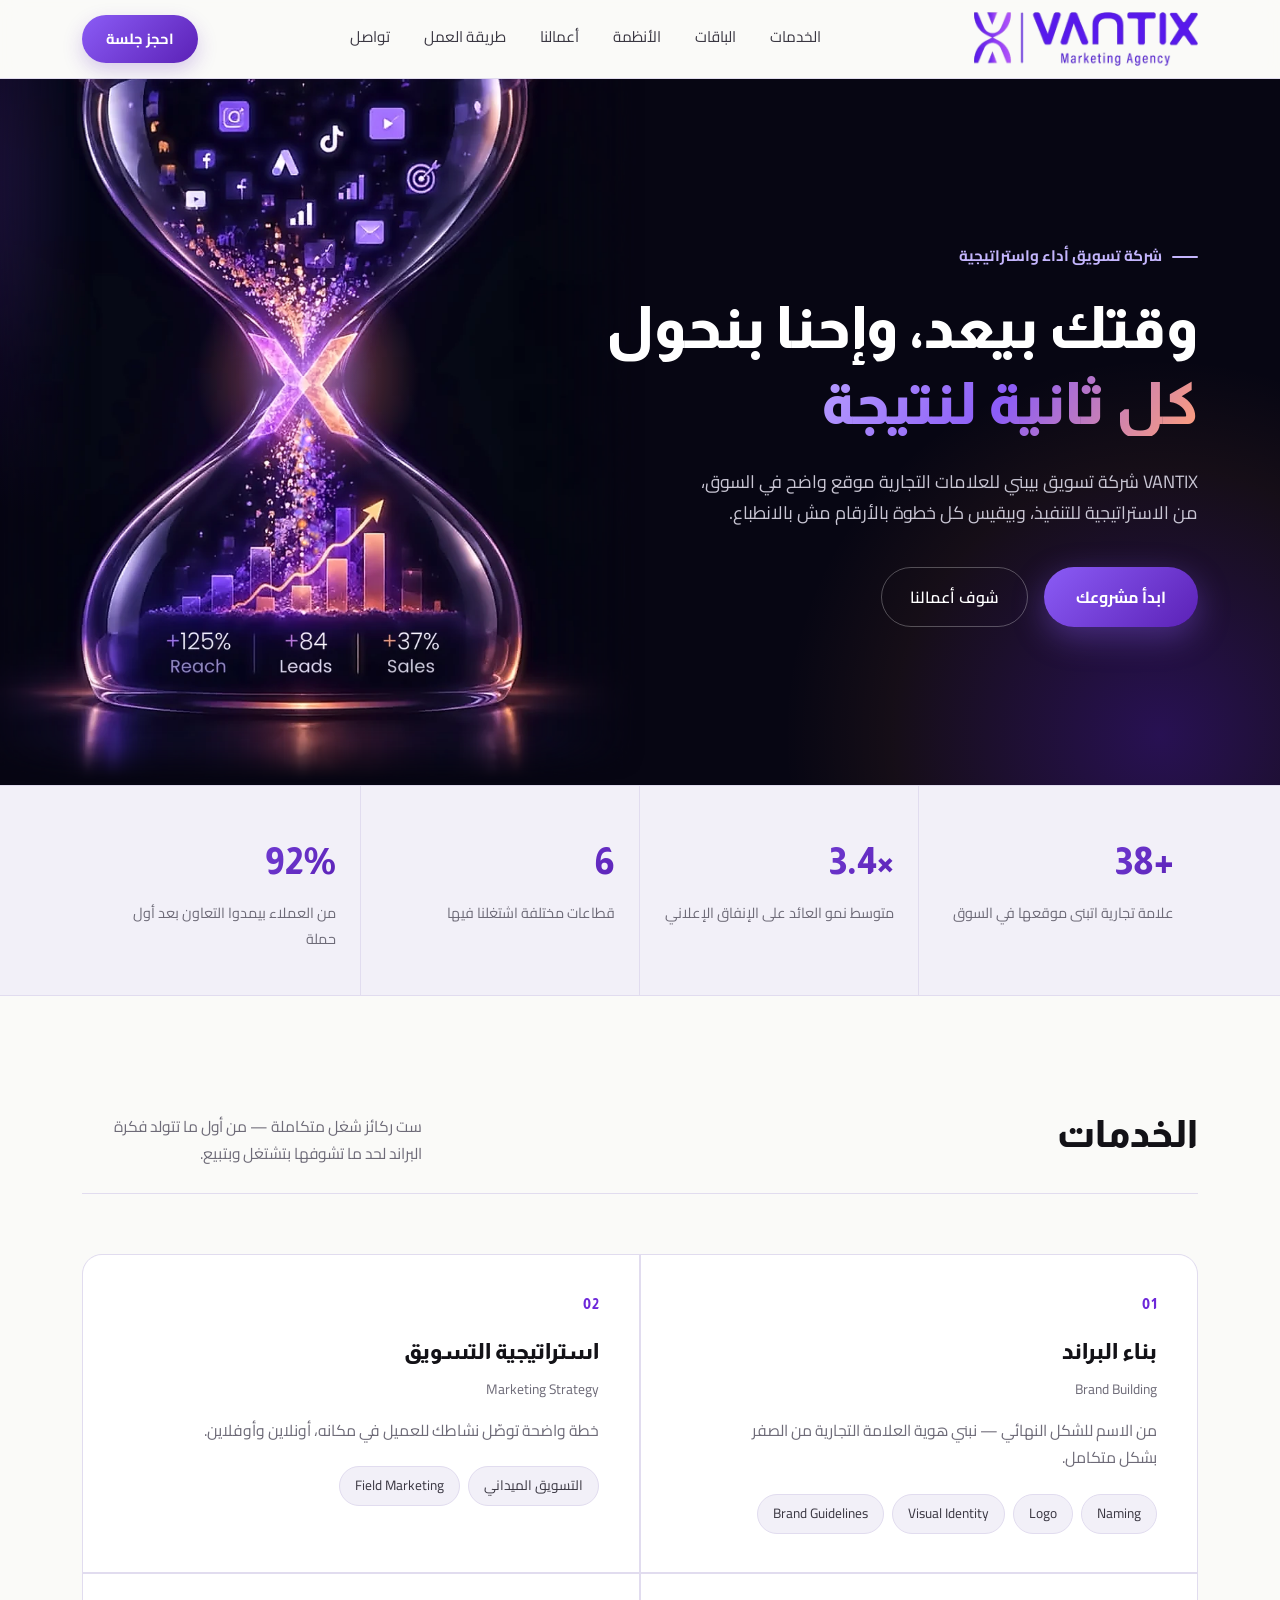
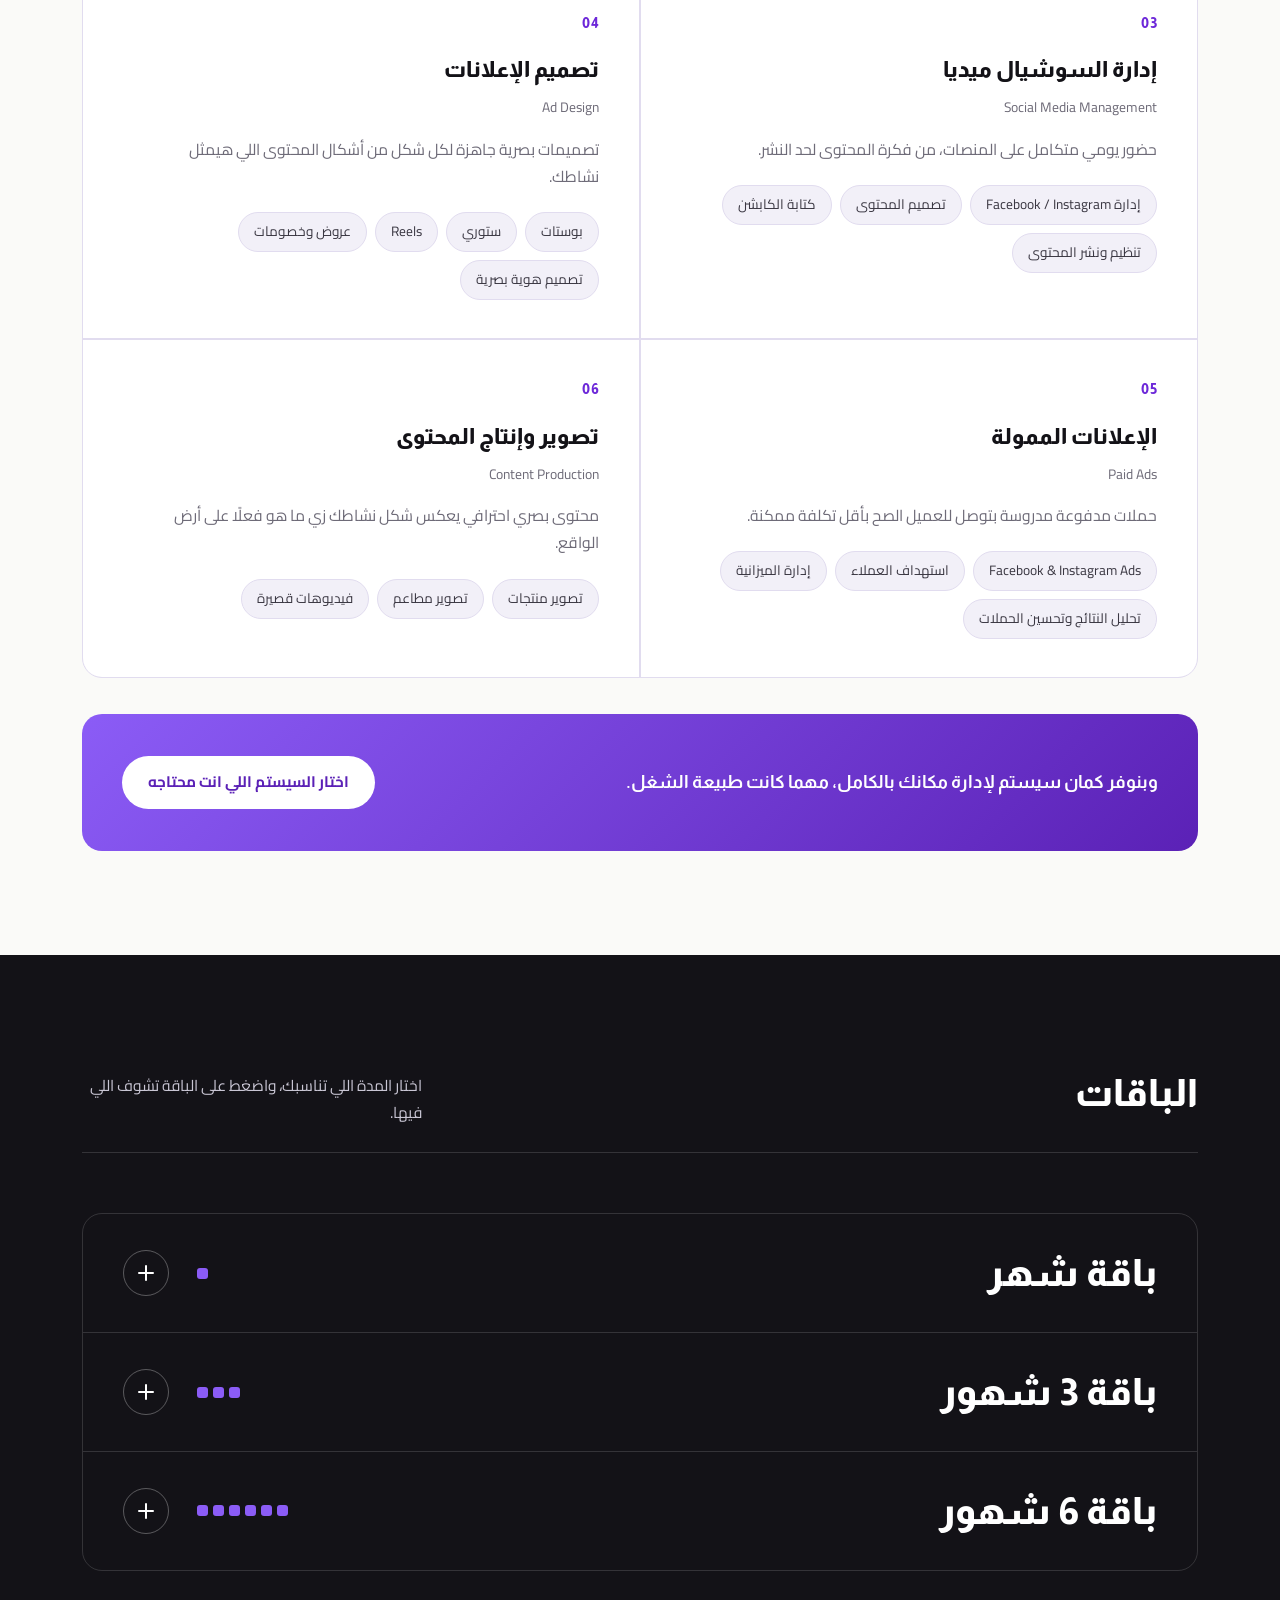
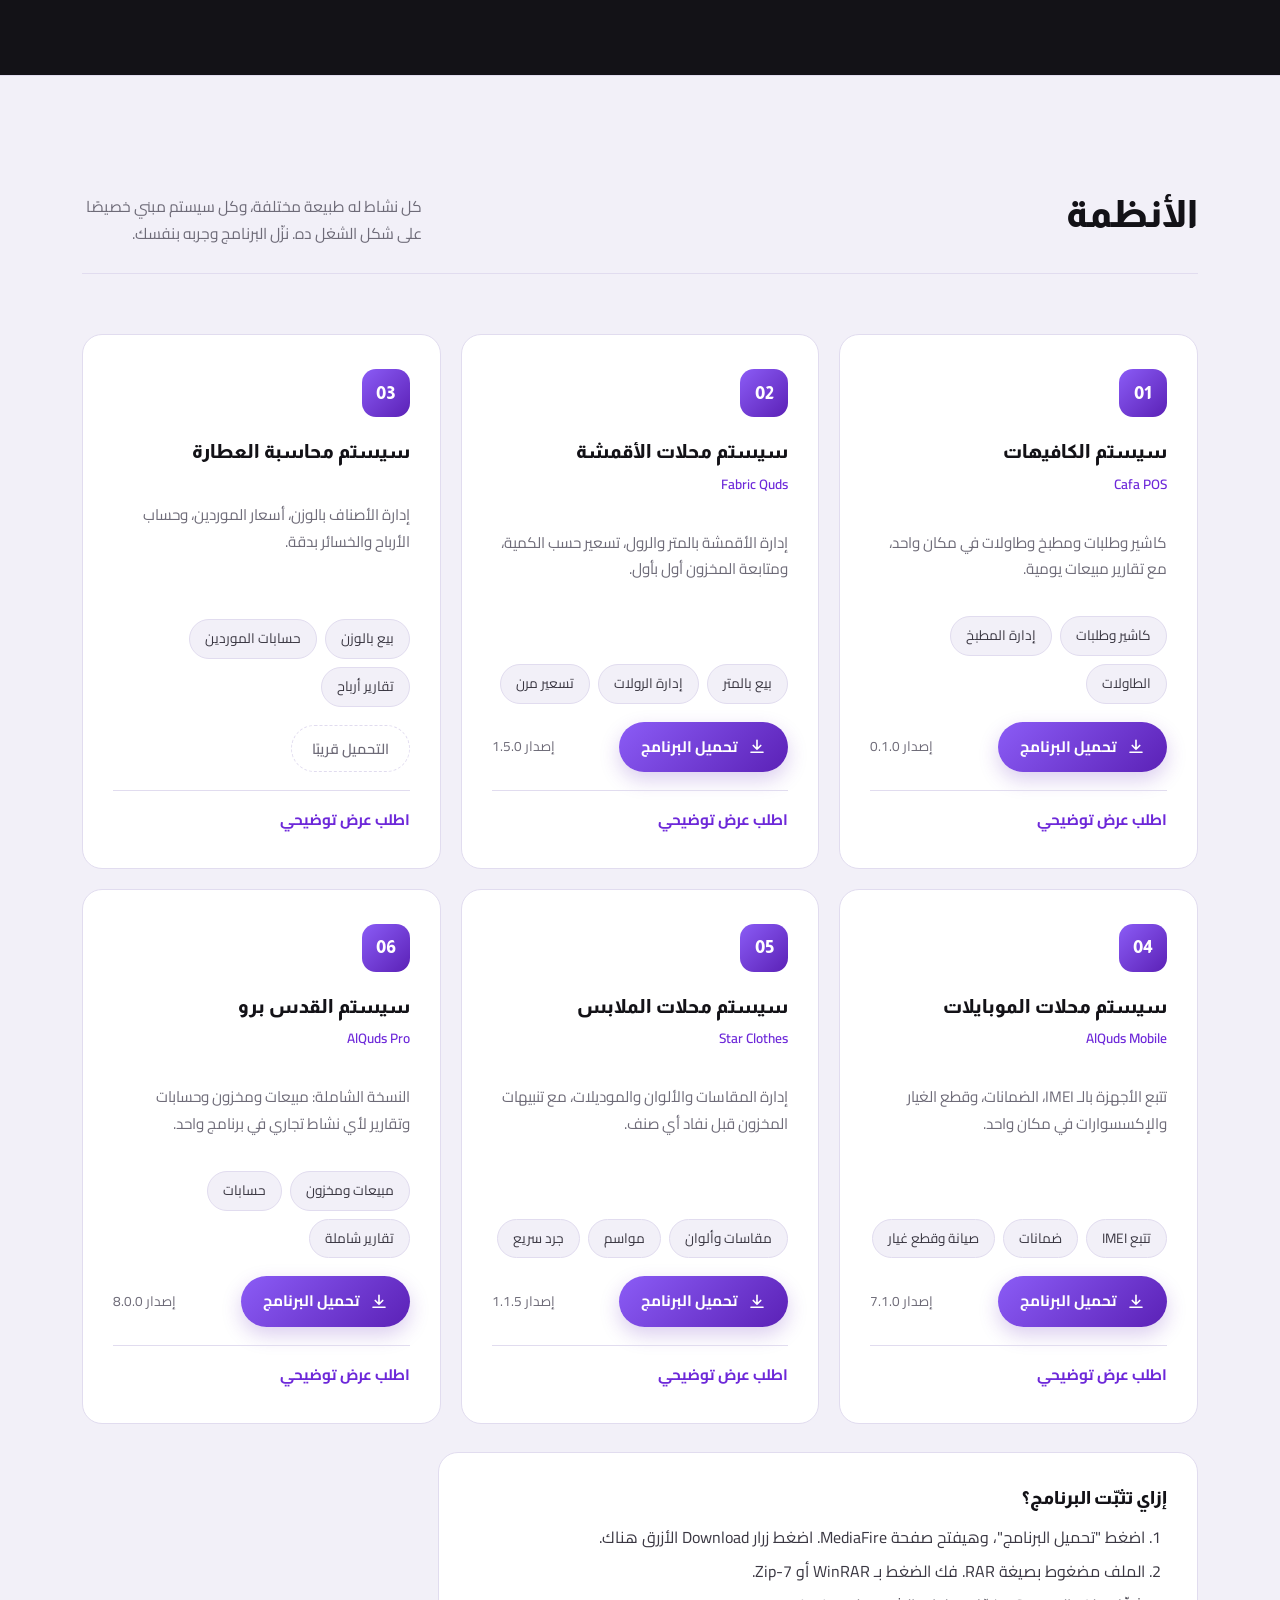
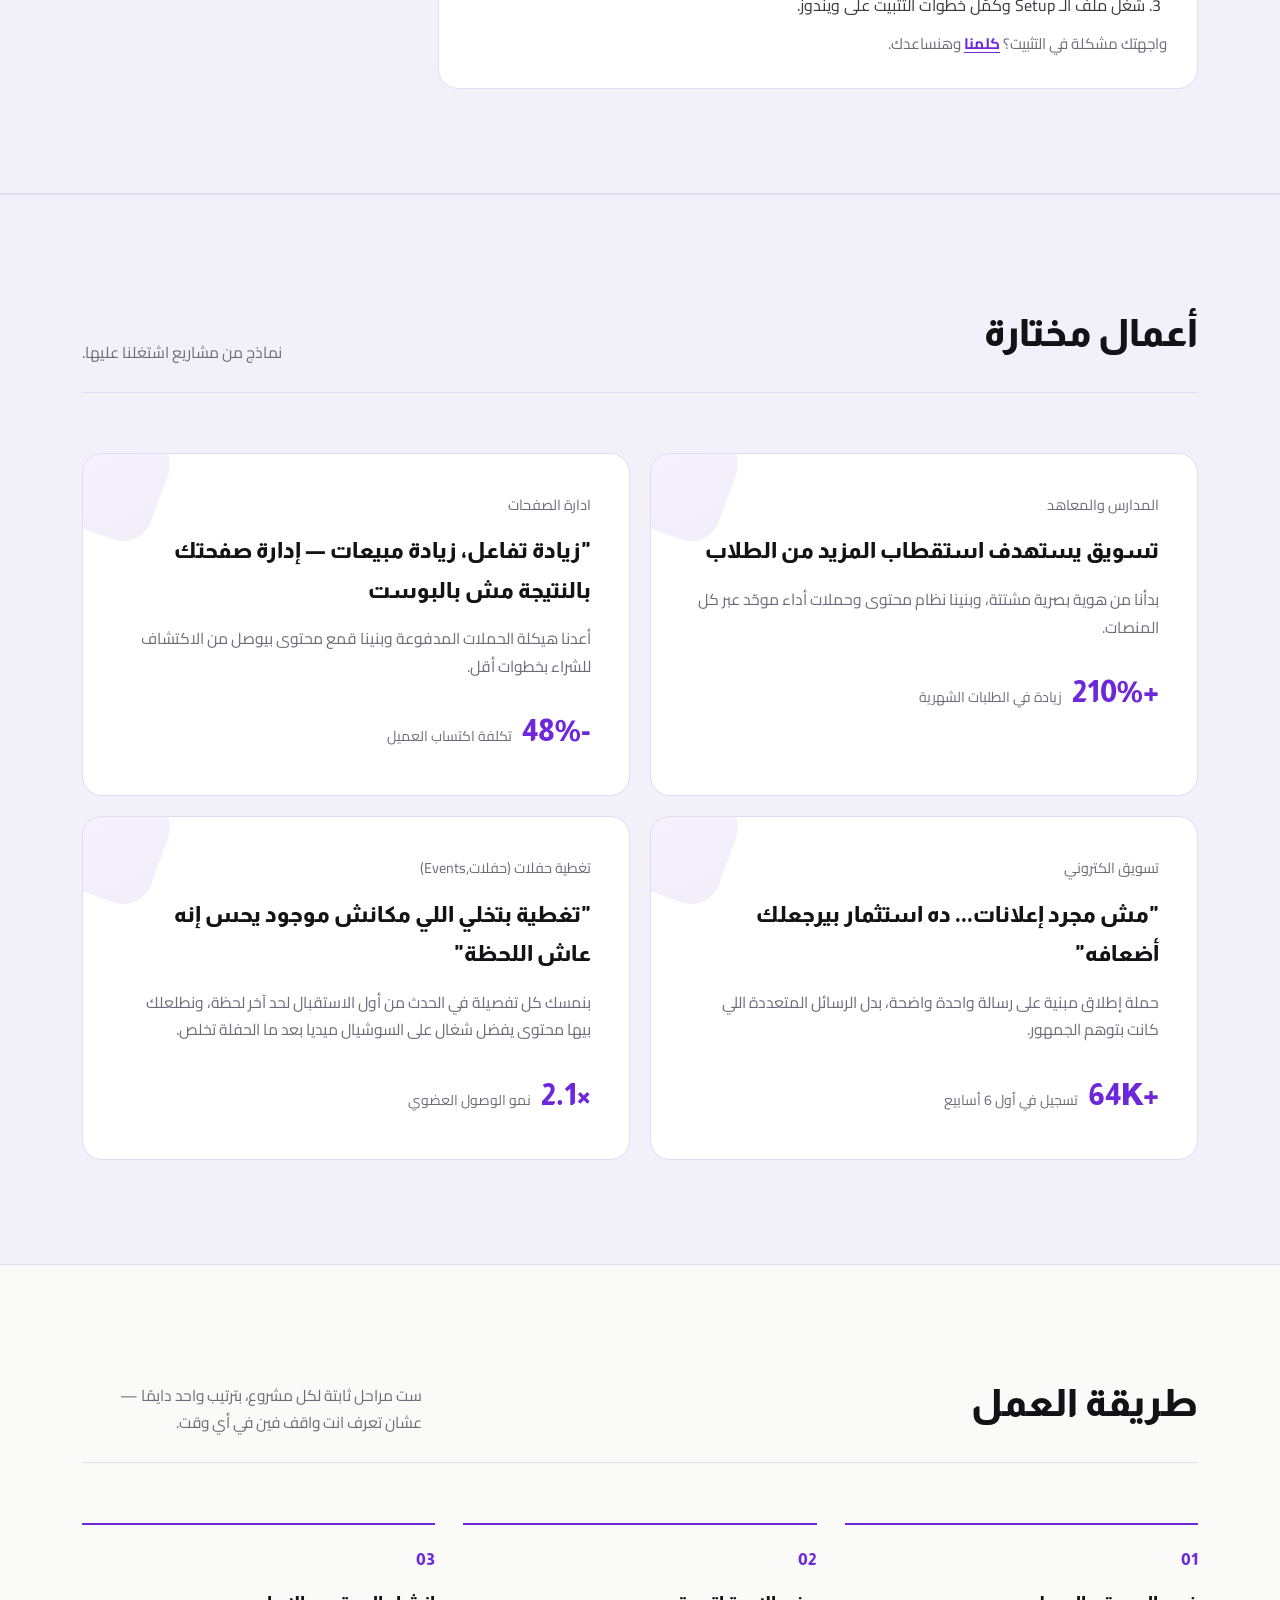
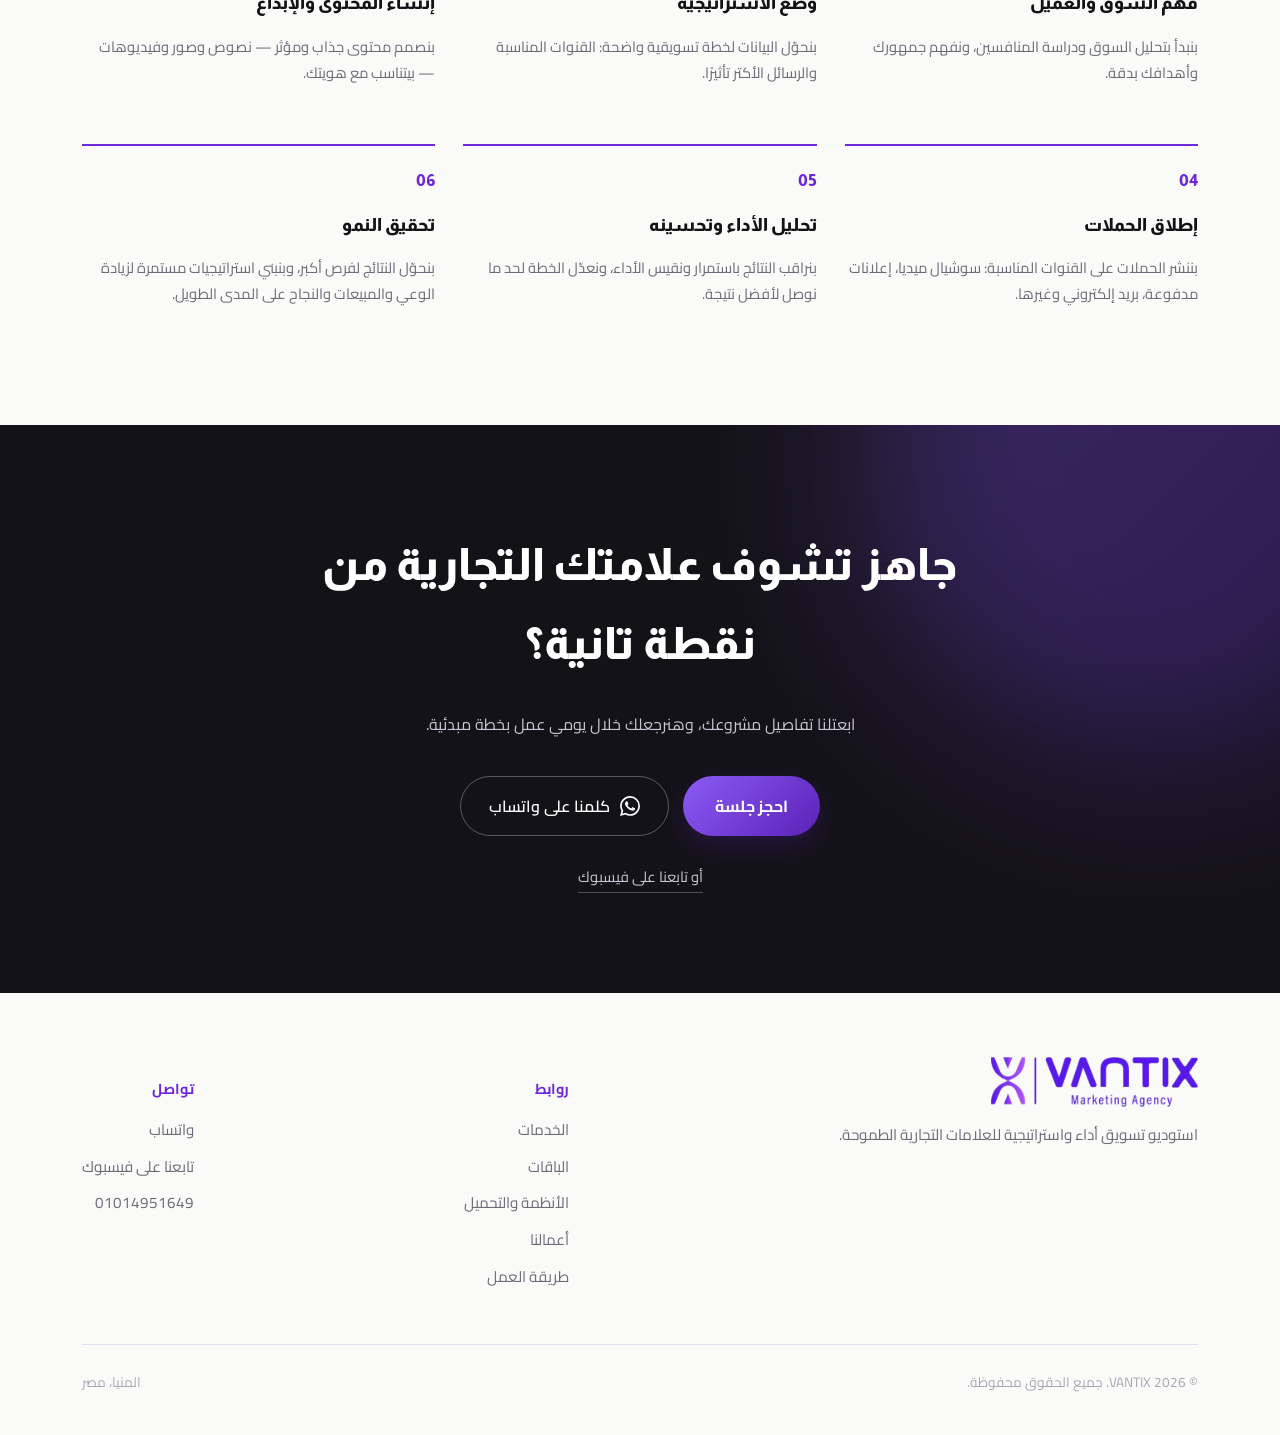
<file: index.html>
<!DOCTYPE html>
<html lang="ar" dir="rtl">
<head>
<meta charset="UTF-8">
<meta name="viewport" content="width=device-width, initial-scale=1.0">
<title>VANTIX — Marketing Agency</title>
<meta name="description" content="VANTIX شركة تسويق في المنيا: بناء براند، إدارة سوشيال ميديا، إعلانات ممولة، إنتاج محتوى، وأنظمة إدارة للكافيهات والمحلات. احجز جلسة استشارية.">
<meta name="theme-color" content="#070613">
<meta property="og:type" content="website">
<meta property="og:locale" content="ar_EG">
<meta property="og:site_name" content="VANTIX">
<meta property="og:title" content="VANTIX — Marketing Agency">
<meta property="og:description" content="VANTIX شركة تسويق في المنيا: بناء براند، إدارة سوشيال ميديا، إعلانات ممولة، إنتاج محتوى، وأنظمة إدارة للكافيهات والمحلات. احجز جلسة استشارية.">
<!-- بعد رفع og-image.jpg على الموقع: شيل الكومنت وحط الرابط الكامل للصورة
<meta property="og:image" content="https://your-domain/og-image.jpg">
-->
<meta name="twitter:card" content="summary_large_image">
<link rel="icon" type="image/png" href="[data-uri]">
<link rel="preconnect" href="https://fonts.googleapis.com">
<link rel="preconnect" href="https://fonts.gstatic.com" crossorigin>
<link href="https://fonts.googleapis.com/css2?family=Almarai:wght@400;700;800&family=Cairo:wght@400;600;700&display=swap" rel="stylesheet">
<link rel="stylesheet" href="style.css">
<noscript><style>.pkg-panel{grid-template-rows:1fr}.pkg-panel-inner{visibility:visible}.pkg-body{opacity:1;transform:none}.pkg-icon{display:none}</style></noscript>
</head>
<body>
<nav>
  <div class="wrap">
    <div class="brand">
      <img src="[data-uri]" alt="VANTIX — Marketing Agency">
    </div>
    <div class="nav-links" id="navLinks">
      <a href="#services">الخدمات</a>
      <a href="#packages">الباقات</a>
      <a href="#systems">الأنظمة</a>
      <a href="#work">أعمالنا</a>
      <a href="#process">طريقة العمل</a>
      <a href="#contact">تواصل</a>
      <a href="form.html" class="nav-menu-cta">احجز جلسة</a>
    </div>
    <div class="nav-actions">
      <a href="form.html" class="nav-cta">احجز جلسة</a>
      <button class="nav-toggle" type="button" aria-label="القائمة" aria-expanded="false" aria-controls="navLinks"><span></span><span></span><span></span></button>
    </div>
  </div>
</nav>

<header class="hero">
  <div class="wrap">
    <div>
      <div class="kicker">شركة تسويق أداء واستراتيجية</div>
      <h1 class="display">وقتك بيعد، وإحنا بنحول <em>كل ثانية لنتيجة</em></h1>
      <p class="lead">VANTIX شركة تسويق بيبني للعلامات التجارية موقع واضح في السوق، من الاستراتيجية للتنفيذ، وبيقيس كل خطوة بالأرقام مش بالانطباع.</p>
      <div class="hero-actions">
        <a href="#contact" class="btn-primary">ابدأ مشروعك</a>
        <a href="#work" class="btn-ghost">شوف أعمالنا</a>
      </div>
    </div>
    <div class="hero-visual" aria-hidden="true">
      <div class="hg">
        <div class="hg-par">
          <div class="hg-float">
            <img class="hg-img" src="[data-uri]" alt="" width="1000" height="1071" decoding="async">
            <span class="hg-glow"></span>
            <canvas class="hg-sand"></canvas>
          </div>
        </div>
      </div>
    </div>
  </div>
</header>

<div class="stats">
  <div class="wrap">
    <div class="stat"><div class="num">+38</div><div class="label">علامة تجارية اتبنى موقعها في السوق</div></div>
    <div class="stat"><div class="num">×3.4</div><div class="label">متوسط نمو العائد على الإنفاق الإعلاني</div></div>
    <div class="stat"><div class="num">6</div><div class="label">قطاعات مختلفة اشتغلنا فيها</div></div>
    <div class="stat"><div class="num">92%</div><div class="label">من العملاء بيمدوا التعاون بعد أول حملة</div></div>
  </div>
</div>

<section id="services">
  <div class="wrap">
    <div class="sec-head">
      <h2>الخدمات</h2>
      <div class="sec-note">ست ركائز شغل متكاملة — من أول ما تتولد فكرة البراند لحد ما تشوفها بتشتغل وبتبيع.</div>
    </div>

    <div class="service-grid">
      <div class="service-card">
        <span class="s-index">01</span>
        <div class="s-name">بناء البراند</div>
        <span class="s-name-en">Brand Building</span>
        <div class="s-desc">من الاسم للشكل النهائي — نبني هوية العلامة التجارية من الصفر بشكل متكامل.</div>
        <div class="s-tags">
          <span class="tag">Naming</span>
          <span class="tag">Logo</span>
          <span class="tag">Visual Identity</span>
          <span class="tag">Brand Guidelines</span>
        </div>
      </div>

      <div class="service-card">
        <span class="s-index">02</span>
        <div class="s-name">استراتيجية التسويق</div>
        <span class="s-name-en">Marketing Strategy</span>
        <div class="s-desc">خطة واضحة توصّل نشاطك للعميل في مكانه، أونلاين وأوفلاين.</div>
        <div class="s-tags">
          <span class="tag">التسويق الميداني</span>
          <span class="tag">Field Marketing</span>
        </div>
      </div>

      <div class="service-card">
        <span class="s-index">03</span>
        <div class="s-name">إدارة السوشيال ميديا</div>
        <span class="s-name-en">Social Media Management</span>
        <div class="s-desc">حضور يومي متكامل على المنصات، من فكرة المحتوى لحد النشر.</div>
        <div class="s-tags">
          <span class="tag">إدارة Facebook / Instagram</span>
          <span class="tag">تصميم المحتوى</span>
          <span class="tag">كتابة الكابشن</span>
          <span class="tag">تنظيم ونشر المحتوى</span>
        </div>
      </div>

      <div class="service-card">
        <span class="s-index">04</span>
        <div class="s-name">تصميم الإعلانات</div>
        <span class="s-name-en">Ad Design</span>
        <div class="s-desc">تصميمات بصرية جاهزة لكل شكل من أشكال المحتوى اللي هيمثل نشاطك.</div>
        <div class="s-tags">
          <span class="tag">بوستات</span>
          <span class="tag">ستوري</span>
          <span class="tag">Reels</span>
          <span class="tag">عروض وخصومات</span>
          <span class="tag">تصميم هوية بصرية</span>
        </div>
      </div>

      <div class="service-card">
        <span class="s-index">05</span>
        <div class="s-name">الإعلانات الممولة</div>
        <span class="s-name-en">Paid Ads</span>
        <div class="s-desc">حملات مدفوعة مدروسة بتوصل للعميل الصح بأقل تكلفة ممكنة.</div>
        <div class="s-tags">
          <span class="tag">Facebook & Instagram Ads</span>
          <span class="tag">استهداف العملاء</span>
          <span class="tag">إدارة الميزانية</span>
          <span class="tag">تحليل النتائج وتحسين الحملات</span>
        </div>
      </div>

      <div class="service-card">
        <span class="s-index">06</span>
        <div class="s-name">تصوير وإنتاج المحتوى</div>
        <span class="s-name-en">Content Production</span>
        <div class="s-desc">محتوى بصري احترافي يعكس شكل نشاطك زي ما هو فعلًا على أرض الواقع.</div>
        <div class="s-tags">
          <span class="tag">تصوير منتجات</span>
          <span class="tag">تصوير مطاعم</span>
          <span class="tag">فيديوهات قصيرة</span>
        </div>
      </div>
    </div>

    <div class="service-note">
      <p>وبنوفر كمان سيستم لإدارة مكانك بالكامل، مهما كانت طبيعة الشغل.</p>
      <a href="#systems">اختار السيستم اللي انت محتاجه</a>
    </div>
  </div>
</section>

<section class="pkg-section" id="packages">
  <div class="wrap">
    <div class="sec-head">
      <h2>الباقات</h2>
      <div class="sec-note">اختار المدة اللي تناسبك، واضغط على الباقة تشوف اللي فيها.</div>
    </div>

    <div class="pkg-list">
      <article class="pkg">
        <h3 class="pkg-title">
          <button class="pkg-toggle" type="button" id="pkg-1-btn" aria-expanded="false" aria-controls="pkg-1-panel">
            <span class="pkg-name">باقة شهر</span>
            <span class="pkg-months" aria-hidden="true"><i></i></span>
            <span class="pkg-icon" aria-hidden="true"></span>
          </button>
        </h3>
        <div class="pkg-panel" id="pkg-1-panel" role="region" aria-labelledby="pkg-1-btn">
          <div class="pkg-panel-inner">
            <div class="pkg-body">
              <ul class="pkg-figures">
                  <li><strong class="fig-num">30</strong><span class="fig-label">تصميم</span></li>
                  <li><strong class="fig-num">3</strong><span class="fig-label">فيديو</span></li>
                  <li><strong class="fig-num">100</strong><span class="fig-label">بوست على منصتين</span></li>
                  <li><strong class="fig-num">2</strong><span class="fig-label">تعليق صوتي</span></li>
              </ul>
              <div class="pkg-includes">
                <p class="pkg-includes-title">وبتشمل كمان</p>
                <ul>
                  <li>ستوري يومي</li>
                  <li>كتابة محتوى</li>
                  <li>إدارة حملات بدون عمولة</li>
                  <li>الرد على العملاء</li>
                </ul>
                <a class="pkg-cta" href="form.html">احجز جلسة</a>
              </div>
            </div>
          </div>
        </div>
      </article>
      <article class="pkg">
        <h3 class="pkg-title">
          <button class="pkg-toggle" type="button" id="pkg-3-btn" aria-expanded="false" aria-controls="pkg-3-panel">
            <span class="pkg-name">باقة 3 شهور</span>
            <span class="pkg-months" aria-hidden="true"><i></i><i></i><i></i></span>
            <span class="pkg-icon" aria-hidden="true"></span>
          </button>
        </h3>
        <div class="pkg-panel" id="pkg-3-panel" role="region" aria-labelledby="pkg-3-btn">
          <div class="pkg-panel-inner">
            <div class="pkg-body">
              <ul class="pkg-figures">
                  <li><strong class="fig-num">100</strong><span class="fig-label">تصميم</span></li>
                  <li><strong class="fig-num">11</strong><span class="fig-label">فيديو</span></li>
                  <li><strong class="fig-num">200</strong><span class="fig-label">بوست على منصتين</span></li>
                  <li><strong class="fig-num">7</strong><span class="fig-label">تعليق صوتي</span></li>
              </ul>
              <div class="pkg-includes">
                <p class="pkg-includes-title">وبتشمل كمان</p>
                <ul>
                  <li>ستوري يومي</li>
                  <li>كتابة محتوى</li>
                  <li>إدارة حملات بدون عمولة</li>
                  <li>الرد على العملاء</li>
                </ul>
                <a class="pkg-cta" href="form.html">احجز جلسة</a>
              </div>
            </div>
          </div>
        </div>
      </article>
      <article class="pkg">
        <h3 class="pkg-title">
          <button class="pkg-toggle" type="button" id="pkg-6-btn" aria-expanded="false" aria-controls="pkg-6-panel">
            <span class="pkg-name">باقة 6 شهور</span>
            <span class="pkg-months" aria-hidden="true"><i></i><i></i><i></i><i></i><i></i><i></i></span>
            <span class="pkg-icon" aria-hidden="true"></span>
          </button>
        </h3>
        <div class="pkg-panel" id="pkg-6-panel" role="region" aria-labelledby="pkg-6-btn">
          <div class="pkg-panel-inner">
            <div class="pkg-body">
              <ul class="pkg-figures">
                  <li><strong class="fig-num">210</strong><span class="fig-label">تصميم</span></li>
                  <li><strong class="fig-num">25</strong><span class="fig-label">فيديو</span></li>
                  <li><strong class="fig-num">450</strong><span class="fig-label">بوست على منصتين</span></li>
                  <li><strong class="fig-num">15</strong><span class="fig-label">تعليق صوتي</span></li>
              </ul>
              <div class="pkg-includes">
                <p class="pkg-includes-title">وبتشمل كمان</p>
                <ul>
                  <li>ستوري يومي</li>
                  <li>كتابة محتوى</li>
                  <li>إدارة حملات بدون عمولة</li>
                  <li>الرد على العملاء</li>
                </ul>
                <a class="pkg-cta" href="form.html">احجز جلسة</a>
              </div>
            </div>
          </div>
        </div>
      </article>
    </div>
  </div>
</section>

<section id="systems" style="background:var(--panel);border-top:1px solid var(--line);border-bottom:1px solid var(--line);">
  <div class="wrap">
    <div class="sec-head">
      <h2>الأنظمة</h2>
      <div class="sec-note">كل نشاط له طبيعة مختلفة، وكل سيستم مبني خصيصًا على شكل الشغل ده. نزّل البرنامج وجربه بنفسك.</div>
    </div>
    <div class="system-grid">
      <div class="system-card">
        <div class="sys-icon">01</div>
        <div>
          <h3>سيستم الكافيهات</h3>
        <div class="sys-product" dir="ltr">Cafa POS</div>
        </div>
        <p>كاشير وطلبات ومطبخ وطاولات في مكان واحد، مع تقارير مبيعات يومية.</p>
        <div class="s-tags">
          <span class="tag">كاشير وطلبات</span>
          <span class="tag">إدارة المطبخ</span>
          <span class="tag">الطاولات</span>
        </div>
        <div class="sys-actions">
          <a class="sys-download" href="https://www.mediafire.com/file/j4k8lnhbhost4ul/Cafa_POS_Setup_0.1.0.rar/file" target="_blank" rel="noopener" aria-label="تحميل سيستم الكافيهات (Cafa POS) الإصدار 0.1.0"><svg viewBox="0 0 24 24" width="18" height="18" aria-hidden="true" focusable="false"><path d="M12 3v12m0 0l-5-5m5 5l5-5M4 19h16" fill="none" stroke="currentColor" stroke-width="2.2" stroke-linecap="round" stroke-linejoin="round"/></svg><span>تحميل البرنامج</span></a>
          <span class="sys-ver">إصدار <bdi dir="ltr">0.1.0</bdi></span>
        </div>
        <a class="sys-link" href="#contact">اطلب عرض توضيحي</a>
      </div>
      <div class="system-card">
        <div class="sys-icon">02</div>
        <div>
          <h3>سيستم محلات الأقمشة</h3>
        <div class="sys-product" dir="ltr">Fabric Quds</div>
        </div>
        <p>إدارة الأقمشة بالمتر والرول، تسعير حسب الكمية، ومتابعة المخزون أول بأول.</p>
        <div class="s-tags">
          <span class="tag">بيع بالمتر</span>
          <span class="tag">إدارة الرولات</span>
          <span class="tag">تسعير مرن</span>
        </div>
        <div class="sys-actions">
          <a class="sys-download" href="https://www.mediafire.com/file/jby3wqqdff889k6/Fabric_Quds_Setup_1.5.0.rar/file" target="_blank" rel="noopener" aria-label="تحميل سيستم محلات الأقمشة (Fabric Quds) الإصدار 1.5.0"><svg viewBox="0 0 24 24" width="18" height="18" aria-hidden="true" focusable="false"><path d="M12 3v12m0 0l-5-5m5 5l5-5M4 19h16" fill="none" stroke="currentColor" stroke-width="2.2" stroke-linecap="round" stroke-linejoin="round"/></svg><span>تحميل البرنامج</span></a>
          <span class="sys-ver">إصدار <bdi dir="ltr">1.5.0</bdi></span>
        </div>
        <a class="sys-link" href="#contact">اطلب عرض توضيحي</a>
      </div>
      <div class="system-card">
        <div class="sys-icon">03</div>
        <div>
          <h3>سيستم محاسبة العطارة</h3>
        </div>
        <p>إدارة الأصناف بالوزن، أسعار الموردين، وحساب الأرباح والخسائر بدقة.</p>
        <div class="s-tags">
          <span class="tag">بيع بالوزن</span>
          <span class="tag">حسابات الموردين</span>
          <span class="tag">تقارير أرباح</span>
        </div>
        <div class="sys-actions">
          <span class="sys-soon">التحميل قريبًا</span>
        </div>
        <a class="sys-link" href="#contact">اطلب عرض توضيحي</a>
      </div>
      <div class="system-card">
        <div class="sys-icon">04</div>
        <div>
          <h3>سيستم محلات الموبايلات</h3>
        <div class="sys-product" dir="ltr">AlQuds Mobile</div>
        </div>
        <p>تتبع الأجهزة بالـ IMEI، الضمانات، وقطع الغيار والإكسسوارات في مكان واحد.</p>
        <div class="s-tags">
          <span class="tag">تتبع IMEI</span>
          <span class="tag">ضمانات</span>
          <span class="tag">صيانة وقطع غيار</span>
        </div>
        <div class="sys-actions">
          <a class="sys-download" href="https://www.mediafire.com/file/kpim49lt7v9mivk/AlQuds_Mobile_Setup_7.1.0.rar/file" target="_blank" rel="noopener" aria-label="تحميل سيستم محلات الموبايلات (AlQuds Mobile) الإصدار 7.1.0"><svg viewBox="0 0 24 24" width="18" height="18" aria-hidden="true" focusable="false"><path d="M12 3v12m0 0l-5-5m5 5l5-5M4 19h16" fill="none" stroke="currentColor" stroke-width="2.2" stroke-linecap="round" stroke-linejoin="round"/></svg><span>تحميل البرنامج</span></a>
          <span class="sys-ver">إصدار <bdi dir="ltr">7.1.0</bdi></span>
        </div>
        <a class="sys-link" href="#contact">اطلب عرض توضيحي</a>
      </div>
      <div class="system-card">
        <div class="sys-icon">05</div>
        <div>
          <h3>سيستم محلات الملابس</h3>
        <div class="sys-product" dir="ltr">Star Clothes</div>
        </div>
        <p>إدارة المقاسات والألوان والموديلات، مع تنبيهات المخزون قبل نفاد أي صنف.</p>
        <div class="s-tags">
          <span class="tag">مقاسات وألوان</span>
          <span class="tag">مواسم</span>
          <span class="tag">جرد سريع</span>
        </div>
        <div class="sys-actions">
          <a class="sys-download" href="https://www.mediafire.com/file/qu6fpylsf78qz4d/%25D9%2586%25D8%25B8%25D8%25A7%25D9%2585_%25D9%2586%25D9%2582%25D8%25A7%25D8%25B7_%25D8%25A7%25D9%2584%25D8%25A8%25D9%258A%25D8%25B9-1.1.5-x64.rar/file" target="_blank" rel="noopener" aria-label="تحميل سيستم محلات الملابس (Star Clothes) الإصدار 1.1.5"><svg viewBox="0 0 24 24" width="18" height="18" aria-hidden="true" focusable="false"><path d="M12 3v12m0 0l-5-5m5 5l5-5M4 19h16" fill="none" stroke="currentColor" stroke-width="2.2" stroke-linecap="round" stroke-linejoin="round"/></svg><span>تحميل البرنامج</span></a>
          <span class="sys-ver">إصدار <bdi dir="ltr">1.1.5</bdi></span>
        </div>
        <a class="sys-link" href="#contact">اطلب عرض توضيحي</a>
      </div>
      <div class="system-card">
        <div class="sys-icon">06</div>
        <div>
          <h3>سيستم القدس برو</h3>
        <div class="sys-product" dir="ltr">AlQuds Pro</div>
        </div>
        <p>النسخة الشاملة: مبيعات ومخزون وحسابات وتقارير لأي نشاط تجاري في برنامج واحد.</p>
        <div class="s-tags">
          <span class="tag">مبيعات ومخزون</span>
          <span class="tag">حسابات</span>
          <span class="tag">تقارير شاملة</span>
        </div>
        <div class="sys-actions">
          <a class="sys-download" href="https://www.mediafire.com/file/p252hu1mmt6haay/AlQuds_Pro_Setup_8.0.0.rar/file" target="_blank" rel="noopener" aria-label="تحميل سيستم القدس برو (AlQuds Pro) الإصدار 8.0.0"><svg viewBox="0 0 24 24" width="18" height="18" aria-hidden="true" focusable="false"><path d="M12 3v12m0 0l-5-5m5 5l5-5M4 19h16" fill="none" stroke="currentColor" stroke-width="2.2" stroke-linecap="round" stroke-linejoin="round"/></svg><span>تحميل البرنامج</span></a>
          <span class="sys-ver">إصدار <bdi dir="ltr">8.0.0</bdi></span>
        </div>
        <a class="sys-link" href="#contact">اطلب عرض توضيحي</a>
      </div>
    </div>
    <div class="sys-help">
      <h3>إزاي تثبّت البرنامج؟</h3>
      <ol>
        <li>اضغط "تحميل البرنامج"، وهيفتح صفحة MediaFire. اضغط زرار Download الأزرق هناك.</li>
        <li>الملف مضغوط بصيغة RAR. فك الضغط بـ WinRAR أو 7-Zip.</li>
        <li>شغّل ملف الـ Setup وكمّل خطوات التثبيت على ويندوز.</li>
      </ol>
      <p>واجهتك مشكلة في التثبيت؟ <a href="#contact">كلمنا</a> وهنساعدك.</p>
    </div>
  </div>
</section>

<section id="work" style="background:var(--panel);border-top:1px solid var(--line);border-bottom:1px solid var(--line);">
  <div class="wrap">
    <div class="sec-head">
      <h2>أعمال مختارة</h2>
      <div class="sec-note">نماذج من مشاريع اشتغلنا عليها.</div>
    </div>
    <div class="work-grid">
      <div class="work-card">
        <div class="w-client">المدارس والمعاهد</div>
        <h3>تسويق يستهدف استقطاب المزيد من الطلاب </h3>
        <p>بدأنا من هوية بصرية مشتتة، وبنينا نظام محتوى وحملات أداء موحّد عبر كل المنصات.</p>
        <div class="w-metric"><span class="m-num">+210%</span><span class="m-label">زيادة في الطلبات الشهرية</span></div>
      </div>
      <div class="work-card">
        <div class="w-client"> ادارة الصفحات</div>
        <h3>"زيادة تفاعل، زيادة مبيعات — إدارة صفحتك بالنتيجة مش بالبوست</h3>
        <p>أعدنا هيكلة الحملات المدفوعة وبنينا قمع محتوى بيوصل من الاكتشاف للشراء بخطوات أقل.</p>
        <div class="w-metric"><span class="m-num">-48%</span><span class="m-label">تكلفة اكتساب العميل</span></div>
      </div>
      <div class="work-card">
        <div class="w-client">تسويق الكتروني</div>
        <h3>"مش مجرد إعلانات... ده استثمار بيرجعلك أضعافه"</h3>
        <p>حملة إطلاق مبنية على رسالة واحدة واضحة، بدل الرسائل المتعددة اللي كانت بتوهم الجمهور.</p>
        <div class="w-metric"><span class="m-num">+64K</span><span class="m-label">تسجيل في أول 6 أسابيع</span></div>
      </div>
      <div class="work-card">
        <div class="w-client">تغطية حفلات (حفلات,Events)</div>
        <h3>"تغطية بتخلي اللي مكانش موجود يحس إنه عاش اللحظة"</h3>
        <p>بنمسك كل تفصيلة في الحدث من أول الاستقبال لحد آخر لحظة، ونطلعلك بيها محتوى يفضل شغال على السوشيال ميديا بعد ما الحفلة تخلص.</p>
        <div class="w-metric"><span class="m-num">×2.1</span><span class="m-label">نمو الوصول العضوي</span></div>
      </div>
    </div>
  </div>
</section>

<section id="process">
  <div class="wrap">
    <div class="sec-head">
      <h2>طريقة العمل</h2>
      <div class="sec-note">ست مراحل ثابتة لكل مشروع، بترتيب واحد دايمًا — عشان تعرف انت واقف فين في أي وقت.</div>
    </div>
    <div class="process">
      <div class="p-step"><div class="p-index">01</div><h3>فهم السوق والعميل</h3><p>بنبدأ بتحليل السوق ودراسة المنافسين، ونفهم جمهورك وأهدافك بدقة.</p></div>
      <div class="p-step"><div class="p-index">02</div><h3>وضع الاستراتيجية</h3><p>بنحوّل البيانات لخطة تسويقية واضحة: القنوات المناسبة والرسائل الأكتر تأثيرًا.</p></div>
      <div class="p-step"><div class="p-index">03</div><h3>إنشاء المحتوى والإبداع</h3><p>بنصمم محتوى جذاب ومؤثر — نصوص وصور وفيديوهات — بيتناسب مع هويتك.</p></div>
      <div class="p-step"><div class="p-index">04</div><h3>إطلاق الحملات</h3><p>بننشر الحملات على القنوات المناسبة: سوشيال ميديا، إعلانات مدفوعة، بريد إلكتروني وغيرها.</p></div>
      <div class="p-step"><div class="p-index">05</div><h3>تحليل الأداء وتحسينه</h3><p>بنراقب النتائج باستمرار ونقيس الأداء، ونعدّل الخطة لحد ما نوصل لأفضل نتيجة.</p></div>
      <div class="p-step"><div class="p-index">06</div><h3>تحقيق النمو</h3><p>بنحوّل النتائج لفرص أكبر، وبنبني استراتيجيات مستمرة لزيادة الوعي والمبيعات والنجاح على المدى الطويل.</p></div>
    </div>
  </div>
</section>

<div class="cta-band" id="contact">
  <div class="cta-glow"></div>
  <div class="wrap">
    <h2>جاهز تشوف علامتك التجارية من نقطة تانية؟</h2>
    <p>ابعتلنا تفاصيل مشروعك، وهنرجعلك خلال يومي عمل بخطة مبدئية.</p>
    <div class="cta-actions">
      <a href="form.html" class="btn-primary">احجز جلسة</a>
      <a href="https://wa.me/201014951649?text=%D9%85%D8%B1%D8%AD%D8%A8%D9%8B%D8%A7%20VANTIX%D8%8C%20%D8%B9%D8%A7%D9%8A%D8%B2%20%D8%A3%D8%B3%D8%AA%D9%81%D8%B3%D8%B1%20%D8%B9%D9%86%20%D8%AE%D8%AF%D9%85%D8%A7%D8%AA%D9%83%D9%85." class="btn-wa" target="_blank" rel="noopener">
        <svg viewBox="0 0 24 24" aria-hidden="true"><path d="M17.472 14.382c-.297-.149-1.758-.867-2.03-.967-.273-.099-.471-.148-.67.15-.197.297-.767.966-.94 1.164-.173.199-.347.223-.644.075-.297-.15-1.255-.463-2.39-1.475-.883-.788-1.48-1.761-1.653-2.059-.173-.297-.018-.458.13-.606.134-.133.298-.347.446-.52.149-.174.198-.298.298-.497.099-.198.05-.371-.025-.52-.075-.149-.669-1.612-.916-2.207-.242-.579-.487-.5-.669-.51-.173-.008-.371-.01-.57-.01-.198 0-.52.074-.792.372-.272.297-1.04 1.016-1.04 2.479 0 1.462 1.065 2.875 1.213 3.074.149.198 2.096 3.2 5.077 4.487.709.306 1.262.489 1.694.625.712.227 1.36.195 1.871.118.571-.085 1.758-.719 2.006-1.413.248-.694.248-1.289.173-1.413-.074-.124-.272-.198-.57-.347m-5.421 7.403h-.004a9.87 9.87 0 01-5.031-1.378l-.361-.214-3.741.982.998-3.648-.235-.374a9.86 9.86 0 01-1.51-5.26c.001-5.45 4.436-9.884 9.888-9.884 2.64 0 5.122 1.03 6.988 2.898a9.825 9.825 0 012.893 6.994c-.003 5.45-4.437 9.884-9.885 9.884m8.413-18.297A11.815 11.815 0 0012.05 0C5.495 0 .16 5.335.157 11.892c0 2.096.547 4.142 1.588 5.945L.057 24l6.305-1.654a11.882 11.882 0 005.683 1.448h.005c6.554 0 11.89-5.335 11.893-11.893a11.821 11.821 0 00-3.48-8.413Z"/></svg>
        كلمنا على واتساب
      </a>
    </div>
    <a href="https://www.facebook.com/profile.php?id=61594319120351" class="cta-fb" target="_blank" rel="noopener">أو تابعنا على فيسبوك</a>
  </div>
</div>

<footer>
  <div class="wrap">
    <div class="foot-grid">
      <div class="foot-col">
        <div class="foot-brand">
          <img src="[data-uri]" alt="VANTIX — Marketing Agency">
        </div>
        <p>استوديو تسويق أداء واستراتيجية للعلامات التجارية الطموحة.</p>
      </div>
      <div class="foot-col">
        <h4>روابط</h4>
        <a href="#services">الخدمات</a>
        <a href="#packages">الباقات</a>
        <a href="#systems">الأنظمة والتحميل</a>
        <a href="#work">أعمالنا</a>
        <a href="#process">طريقة العمل</a>
      </div>
      <div class="foot-col">
        <h4>تواصل</h4>
        <a href="https://wa.me/201014951649?text=%D9%85%D8%B1%D8%AD%D8%A8%D9%8B%D8%A7%20VANTIX%D8%8C%20%D8%B9%D8%A7%D9%8A%D8%B2%20%D8%A3%D8%B3%D8%AA%D9%81%D8%B3%D8%B1%20%D8%B9%D9%86%20%D8%AE%D8%AF%D9%85%D8%A7%D8%AA%D9%83%D9%85." target="_blank" rel="noopener">واتساب</a>
        <a href="https://www.facebook.com/profile.php?id=61594319120351" target="_blank" rel="noopener">تابعنا على فيسبوك</a>
        <a href="tel:+201014951649">01014951649</a>
      </div>
    </div>
    <div class="foot-bottom">
      <span>© 2026 VANTIX. جميع الحقوق محفوظة.</span>
      <span>المنيا، مصر</span>
    </div>
  </div>
</footer>

<script>
  (function () {
    var items = document.querySelectorAll('.pkg');
    items.forEach(function (item) {
      var btn = item.querySelector('.pkg-toggle');
      btn.addEventListener('click', function () {
        var wasOpen = item.classList.contains('is-open');
        items.forEach(function (other) {
          other.classList.remove('is-open');
          other.querySelector('.pkg-toggle').setAttribute('aria-expanded', 'false');
        });
        if (!wasOpen) {
          item.classList.add('is-open');
          btn.setAttribute('aria-expanded', 'true');
        }
      });
    });
  })();
</script>

<script>
  /* hero: falling sand through the hourglass neck + gentle mouse parallax */
  (function () {
    var hero = document.querySelector('header.hero');
    var cv = hero && hero.querySelector('.hg-sand');
    if (!cv) return;
    var par = hero.querySelector('.hg-par');
    var ctx = cv.getContext('2d');
    var reduce = window.matchMedia('(prefers-reduced-motion: reduce)').matches;
    var finePointer = window.matchMedia('(hover: hover) and (pointer: fine)').matches;

    var NECK = { x: 0.5, y: 0.485 };          /* where the sand leaves the neck (fractions of the artwork) */
    var FLOOR = { min: 0.715, max: 0.745 };   /* where it lands on the pile */
    var PAL = [[196, 170, 255], [167, 139, 250], [139, 92, 246], [255, 176, 120], [255, 150, 90]];
    var sprites = PAL.map(function (c) {
      var s = document.createElement('canvas'); s.width = s.height = 32;
      var g = s.getContext('2d'), grd = g.createRadialGradient(16, 16, 0, 16, 16, 16);
      grd.addColorStop(0, 'rgba(' + c.join(',') + ',1)');
      grd.addColorStop(0.35, 'rgba(' + c.join(',') + ',0.55)');
      grd.addColorStop(1, 'rgba(' + c.join(',') + ',0)');
      g.fillStyle = grd; g.fillRect(0, 0, 32, 32);
      return s;
    });

    var W = 0, H = 0, parts = [], acc = 0, last = 0, raf = 0, visible = true;
    var tx = 0, ty = 0, px = 0, py = 0;

    function size() {
      var dpr = Math.min(window.devicePixelRatio || 1, 2);
      W = cv.clientWidth; H = cv.clientHeight;
      cv.width = Math.round(W * dpr); cv.height = Math.round(H * dpr);
      ctx.setTransform(dpr, 0, 0, dpr, 0, 0);
    }

    function spawn() {
      parts.push({
        x: NECK.x + (Math.random() - 0.5) * 0.010,
        y: NECK.y + Math.random() * 0.01,
        vx: (Math.random() - 0.5) * 0.0008,
        vy: 0.0016 + Math.random() * 0.0012,
        r: 0.8 + Math.random() * 1.6,
        s: (Math.random() * sprites.length) | 0,
        floor: FLOOR.min + Math.random() * (FLOOR.max - FLOOR.min)
      });
    }

    function frame(t) {
      raf = requestAnimationFrame(frame);
      var dt = Math.min((t - last) / 16.67, 3); last = t;
      if (!W) size();
      ctx.clearRect(0, 0, W, H);
      ctx.globalCompositeOperation = 'lighter';

      acc += dt * 0.9;
      while (acc > 1 && parts.length < 160) { spawn(); acc -= 1; }
      acc = Math.min(acc, 2);

      for (var i = parts.length - 1; i >= 0; i--) {
        var p = parts[i];
        p.vy += 0.000045 * dt;
        p.vx += (Math.random() - 0.5) * 0.00006 * dt;
        p.x += p.vx * dt; p.y += p.vy * dt;
        var prog = (p.y - NECK.y) / (p.floor - NECK.y);
        if (prog >= 1) { parts.splice(i, 1); continue; }
        var a = Math.min(1, prog * 8) * (1 - Math.max(0, (prog - 0.8) / 0.2));
        ctx.globalAlpha = a * 0.8;
        var d = p.r * 3.2;
        ctx.drawImage(sprites[p.s], p.x * W - d, p.y * H - d, d * 2, d * 2);
      }
      ctx.globalAlpha = 1;

      if (finePointer && par) {
        px += (tx - px) * 0.06; py += (ty - py) * 0.06;
        par.style.transform = 'translate3d(' + px.toFixed(2) + 'px,' + py.toFixed(2) + 'px,0)';
      }
    }

    function start() { if (!raf && visible && !document.hidden) { last = performance.now(); raf = requestAnimationFrame(frame); } }
    function stop() { if (raf) { cancelAnimationFrame(raf); raf = 0; } }

    if (reduce) return;                       /* static hero for people who prefer reduced motion */

    window.addEventListener('resize', size);
    document.addEventListener('visibilitychange', function () { document.hidden ? stop() : start(); });
    if ('IntersectionObserver' in window) {
      new IntersectionObserver(function (e) { visible = e[0].isIntersecting; visible ? start() : stop(); }).observe(hero);
    }
    if (finePointer) {
      hero.addEventListener('pointermove', function (e) {
        var r = hero.getBoundingClientRect();
        tx = ((e.clientX - r.left) / r.width - 0.5) * -18;
        ty = ((e.clientY - r.top) / r.height - 0.5) * -12;
      });
      hero.addEventListener('pointerleave', function () { tx = 0; ty = 0; });
    }
    start();
  })();
</script>

<script>
  /* mobile menu */
  (function () {
    var btn = document.querySelector('.nav-toggle'), menu = document.getElementById('navLinks');
    if (!btn || !menu) return;
    function set(open) { menu.classList.toggle('open', open); btn.setAttribute('aria-expanded', open ? 'true' : 'false'); }
    btn.addEventListener('click', function (e) { e.stopPropagation(); set(!menu.classList.contains('open')); });
    menu.addEventListener('click', function (e) { if (e.target.closest('a')) set(false); });
    document.addEventListener('click', function (e) { if (!menu.contains(e.target) && !btn.contains(e.target)) set(false); });
    document.addEventListener('keydown', function (e) { if (e.key === 'Escape') set(false); });
    var mq = window.matchMedia('(min-width: 801px)');
    if (mq.addEventListener) mq.addEventListener('change', function (m) { if (m.matches) set(false); });
  })();
</script>

</body>
</html>
</file>
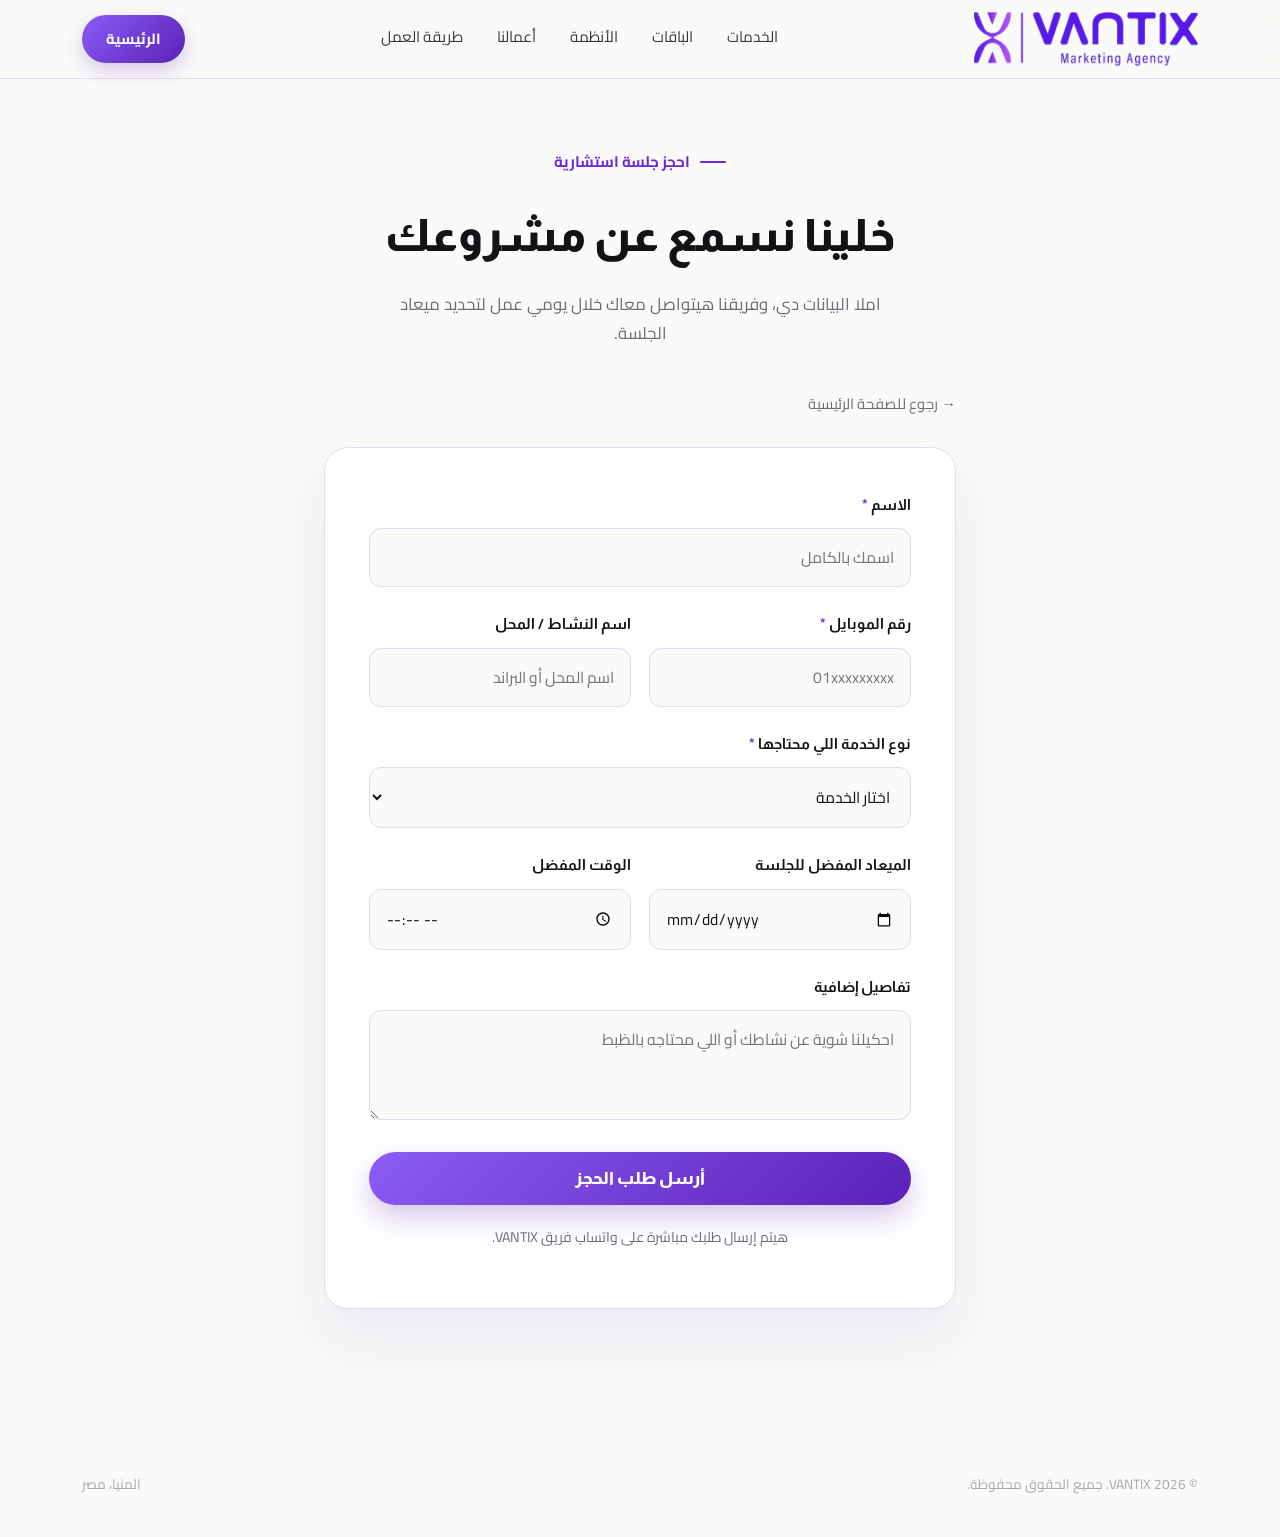
<file: form.html>
<!DOCTYPE html>
<html lang="ar" dir="rtl">
<head>
    <meta charset="UTF-8">
    <meta name="viewport" content="width=device-width, initial-scale=1.0">
    <title>احجز جلسة — VANTIX</title>
    <meta name="description" content="احجز جلسة استشارية مع VANTIX — املا البيانات وفريقنا هيتواصل معاك خلال يومي عمل.">
    <meta name="theme-color" content="#070613">
    <link rel="icon" type="image/png" href="[data-uri]">
    <link rel="preconnect" href="https://fonts.googleapis.com">
<link rel="preconnect" href="https://fonts.gstatic.com" crossorigin>
<link href="https://fonts.googleapis.com/css2?family=Almarai:wght@400;700;800&family=Cairo:wght@400;600;700&display=swap" rel="stylesheet">
    <link rel="stylesheet" href="style.css">
</head>
<body>
    <nav>
  <div class="wrap">
    <div class="brand">
      <img src="[data-uri]" alt="VANTIX — Marketing Agency">
    </div>
    <div class="nav-links" id="navLinks">
      <a href="index.html#services">الخدمات</a>
      <a href="index.html#packages">الباقات</a>
      <a href="index.html#systems">الأنظمة</a>
      <a href="index.html#work">أعمالنا</a>
      <a href="index.html#process">طريقة العمل</a>
      <a href="vantix-portfolio.html" class="nav-menu-cta">الرئيسية</a>
    </div>
    <div class="nav-actions">
      <a href="vantix-portfolio.html" class="nav-cta">الرئيسية</a>
      <button class="nav-toggle" type="button" aria-label="القائمة" aria-expanded="false" aria-controls="navLinks"><span></span><span></span><span></span></button>
    </div>
  </div>
</nav>
 
<header class="booking-header">
  <div class="wrap">
    <div class="kicker">احجز جلسة استشارية</div>
    <h1>خلينا نسمع عن مشروعك</h1>
    <p>املا البيانات دي، وفريقنا هيتواصل معاك خلال يومي عمل لتحديد ميعاد الجلسة.</p>
  </div>
</header>
 
<div class="booking-wrap">
  <a href="vantix-portfolio.html" class="back-link">→ رجوع للصفحة الرئيسية</a>
 
  <form class="booking-form" id="bookingForm">
    <div class="field">
      <label>الاسم <span class="req">*</span></label>
      <input type="text" id="f-name" required placeholder="اسمك بالكامل">
    </div>
 
    <div class="field-row">
      <div class="field">
        <label>رقم الموبايل <span class="req">*</span></label>
        <input type="tel" id="f-phone" required placeholder="01xxxxxxxxx">
      </div>
      <div class="field">
        <label>اسم النشاط / المحل</label>
        <input type="text" id="f-business" placeholder="اسم المحل أو البراند">
      </div>
    </div>
 
    <div class="field">
      <label>نوع الخدمة اللي محتاجها <span class="req">*</span></label>
      <select id="f-service" required>
        <option value="" disabled selected>اختار الخدمة</option>
        <option value="بناء البراند">بناء البراند (Naming, Logo, هوية بصرية)</option>
        <option value="استراتيجية التسويق">استراتيجية التسويق</option>
        <option value="إدارة السوشيال ميديا">إدارة السوشيال ميديا</option>
        <option value="تصميم الإعلانات">تصميم الإعلانات</option>
        <option value="الإعلانات الممولة">الإعلانات الممولة (Paid Ads)</option>
        <option value="تصوير وإنتاج محتوى">تصوير وإنتاج محتوى</option>
        <option value="سيستم إدارة">سيستم إدارة (كافيه، محل، عطارة...)</option>
        <option value="تغطية حفلات وإيفنتات">تغطية حفلات وإيفنتات</option>
        <option value="خدمة تانية">خدمة تانية</option>
      </select>
    </div>
 
    <div class="field-row">
      <div class="field">
        <label>الميعاد المفضل للجلسة</label>
        <input type="date" id="f-date">
      </div>
      <div class="field">
        <label>الوقت المفضل</label>
        <input type="time" id="f-time">
      </div>
    </div>
 
    <div class="field">
      <label>تفاصيل إضافية</label>
      <textarea id="f-notes" placeholder="احكيلنا شوية عن نشاطك أو اللي محتاجه بالظبط"></textarea>
    </div>
 
    <button type="submit" class="submit-btn">أرسل طلب الحجز</button>
    <p class="form-note">هيتم إرسال طلبك مباشرة على واتساب فريق VANTIX.</p>
  </form>
</div>
 
<script>
document.getElementById('bookingForm').addEventListener('submit', function(e){
  e.preventDefault();
  const name = document.getElementById('f-name').value.trim();
  const phone = document.getElementById('f-phone').value.trim();
  const business = document.getElementById('f-business').value.trim();
  const service = document.getElementById('f-service').value;
  const date = document.getElementById('f-date').value;
  const time = document.getElementById('f-time').value;
  const notes = document.getElementById('f-notes').value.trim();
 
  let msg = "مرحبًا VANTIX، عايز أحجز جلسة استشارية:\n";
  msg += "الاسم: " + name + "\n";
  msg += "رقم الموبايل: " + phone + "\n";
  if(business){ msg += "النشاط: " + business + "\n"; }
  msg += "الخدمة: " + service + "\n";
  if(date){ msg += "الميعاد المفضل: " + date + "\n"; }
  if(time){ msg += "الوقت المفضل: " + time + "\n"; }
  if(notes){ msg += "تفاصيل إضافية: " + notes + "\n"; }
 
  const waLink = "https://wa.me/201014951649?text=" + encodeURIComponent(msg);
  window.open(waLink, "_blank");
});
</script>
 
<footer>
  <div class="wrap">
    <div class="foot-bottom" style="border-top:none;padding-top:0;">
      <span>© 2026 VANTIX. جميع الحقوق محفوظة.</span>
      <span>المنيا، مصر</span>
    </div>
  </div>
</footer>
<script>
  /* mobile menu */
  (function () {
    var btn = document.querySelector('.nav-toggle'), menu = document.getElementById('navLinks');
    if (!btn || !menu) return;
    function set(open) { menu.classList.toggle('open', open); btn.setAttribute('aria-expanded', open ? 'true' : 'false'); }
    btn.addEventListener('click', function (e) { e.stopPropagation(); set(!menu.classList.contains('open')); });
    menu.addEventListener('click', function (e) { if (e.target.closest('a')) set(false); });
    document.addEventListener('click', function (e) { if (!menu.contains(e.target) && !btn.contains(e.target)) set(false); });
    document.addEventListener('keydown', function (e) { if (e.key === 'Escape') set(false); });
    var mq = window.matchMedia('(min-width: 801px)');
    if (mq.addEventListener) mq.addEventListener('change', function (m) { if (m.matches) set(false); });
  })();
</script>

</body>
</html>
</file>
<file: style.css>
:root{
    --paper:#FAFAF8;
    --panel:#F2F0F8;
    --panel-2:#ECE8F7;
    --line:#E1DCEF;
    --ink:#131217;
    --ink-soft:#3A3742;
    --muted:#6E6B78;
    --violet-1:#8B5CF6;
    --violet-2:#5B21B6;
    --violet-flat:#6D28D9;
    --grad: linear-gradient(135deg, var(--violet-1), var(--violet-2));
  }
  *{box-sizing:border-box;}
  html{scroll-behavior:smooth;}
  body{
    margin:0;
    background:var(--paper);
    color:var(--ink);
    font-family:'Cairo', sans-serif;
    line-height:1.75;
    overflow-x:hidden;
  }
  h1,h2,h3,.display{
    font-family:'Almarai', sans-serif;
    font-weight:800;
    margin:0;
  }
  a{color:inherit;text-decoration:none;}
  .wrap{max-width:1180px;margin:0 auto;padding:0 32px;}
  @media (max-width:640px){ .wrap{padding:0 20px;} }

  /* ---------- NAV ---------- */
  nav{
    position:sticky;top:0;z-index:50;
    background:rgba(250,250,248,0.88);
    backdrop-filter:blur(10px);
    border-bottom:1px solid var(--line);
  }
  nav .wrap{display:flex;align-items:center;justify-content:space-between;height:78px;}
  .brand{display:flex;align-items:center;gap:12px;}
  .brand img{height:54px;width:auto;display:block;}
  .brand-word{font-family:'Almarai',sans-serif;font-weight:800;font-size:1.25rem;letter-spacing:0.5px;color:var(--ink);}
  .nav-links{display:flex;gap:34px;font-size:0.95rem;color:var(--ink-soft);}
  .nav-links a{position:relative;padding-bottom:4px;}
  .nav-links a:hover{color:var(--violet-flat);}
  .nav-cta{
    background:var(--grad);
    color:#fff;
    padding:11px 24px;
    border-radius:999px;
    font-size:0.92rem;
    font-weight:700;
    box-shadow:0 8px 20px rgba(91,33,182,0.22);
    transition:transform .2s;
  }
  .nav-cta:hover{transform:translateY(-1px);}
  .nav-cta{white-space:nowrap;}
  .nav-actions{display:flex;align-items:center;gap:10px;}
  .nav-toggle{
    display:none;position:relative;flex:none;
    width:44px;height:44px;padding:0;
    border:1.5px solid var(--line);border-radius:50%;
    background:#fff;cursor:pointer;
  }
  .nav-toggle span{
    position:absolute;left:50%;top:50%;
    width:18px;height:2px;border-radius:2px;background:var(--ink);
    transform:translate(-50%,-50%);
    transition:transform .25s ease, opacity .2s ease;
  }
  .nav-toggle span:nth-child(1){transform:translate(-50%,-7px);}
  .nav-toggle span:nth-child(3){transform:translate(-50%,5px);}
  .nav-toggle[aria-expanded="true"] span:nth-child(1){transform:translate(-50%,-50%) rotate(45deg);}
  .nav-toggle[aria-expanded="true"] span:nth-child(2){opacity:0;}
  .nav-toggle[aria-expanded="true"] span:nth-child(3){transform:translate(-50%,-50%) rotate(-45deg);}
  .nav-toggle:focus-visible{outline:2px solid var(--violet-flat);outline-offset:2px;}
  .nav-links a.nav-menu-cta{display:none;}
  @media (max-width:800px){
    .nav-toggle{display:block;}
    .nav-links{
      position:absolute;top:100%;left:0;right:0;
      flex-direction:column;gap:0;
      padding:6px 20px 18px;
      background:var(--paper);
      border-bottom:1px solid var(--line);
      box-shadow:0 24px 40px rgba(19,18,23,0.10);
      visibility:hidden;opacity:0;transform:translateY(-8px);
      transition:opacity .22s ease, transform .22s ease, visibility 0s linear .22s;
    }
    .nav-links.open{visibility:visible;opacity:1;transform:none;transition-delay:0s;}
    .nav-links a{padding:15px 4px;font-size:1.05rem;border-bottom:1px solid var(--line);}
    .nav-links a:last-child{border-bottom:none;}
  }
  @media (max-width:560px){ .nav-cta{padding:9px 16px;font-size:0.85rem;} }
  @media (max-width:480px){ .brand img{height:38px;} }
  @media (max-width:340px){
    .nav-cta{display:none;}
    .nav-links a.nav-menu-cta{
      display:block;margin-top:14px;padding:13px;border-bottom:none;text-align:center;
      background:var(--grad);color:#fff;border-radius:999px;font-weight:700;
    }
  }
  @media (prefers-reduced-motion:reduce){
    .nav-links,.nav-toggle span{transition:none;}
  }

  /* ---------- HERO ---------- */
  header.hero{
    position:relative;
    padding:96px 0 90px;
    overflow:hidden;
    background:#070613;
    color:#fff;
    isolation:isolate;
  }
  .x-mark{
    position:absolute;
    top:-60px;
    left:-120px;
    width:520px;
    height:520px;
    opacity:0.06;
    pointer-events:none;
    z-index:0;
  }
  .hero .wrap{
    position:relative;z-index:2;
    display:grid;
    grid-template-columns:1.15fr 0.85fr;
    gap:56px;
    align-items:center;
  }
  @media (max-width:900px){ .hero .wrap{grid-template-columns:1fr;} }

  .kicker{
    color:var(--violet-flat);
    font-weight:700;
    font-size:0.95rem;
    margin-bottom:20px;
    display:flex;align-items:center;gap:10px;
  }
  .kicker::before{content:"";width:26px;height:2px;background:var(--violet-flat);display:inline-block;border-radius:2px;}
  h1.display{
    font-size:clamp(2.3rem, 4.6vw, 3.6rem);
    line-height:1.32;
    color:var(--ink);
  }
  h1.display em{
    font-style:normal;
    background:var(--grad);
    -webkit-background-clip:text;
    background-clip:text;
    color:transparent;
  }
  .hero p.lead{
    margin-top:24px;
    font-size:1.12rem;
    color:var(--muted);
    max-width:520px;
  }
  .hero-actions{margin-top:38px;display:flex;gap:16px;flex-wrap:wrap;}
  .btn-primary{
    background:var(--grad);
    color:#fff;
    padding:16px 32px;
    border-radius:999px;
    font-weight:700;
    font-size:1rem;
    display:inline-block;
    box-shadow:0 10px 26px rgba(91,33,182,0.25);
    transition:transform .2s;
  }
  .btn-primary:hover{transform:translateY(-2px);}
  .btn-ghost{
    border:1.5px solid var(--line);
    padding:15px 28px;
    border-radius:999px;
    color:var(--ink);
    font-size:1rem;
    font-weight:600;
    transition:border-color .2s, color .2s;
  }
  .btn-ghost:hover{border-color:var(--violet-flat);color:var(--violet-flat);}

  /* dark hero: colours for text sitting on the artwork */
  .hero .kicker{color:#C4B5FD;}
  .hero .kicker::before{background:#C4B5FD;}
  .hero h1.display{color:#fff;}
  .hero h1.display em{background:linear-gradient(120deg,#B69CFF 0%,#8B5CF6 48%,#FF9F7A 100%);-webkit-background-clip:text;background-clip:text;}
  .hero p.lead{color:#C9C6D4;}
  .hero .btn-primary{box-shadow:0 10px 32px rgba(139,92,246,0.38);}
  .hero .btn-ghost{border-color:rgba(255,255,255,0.28);color:#fff;}
  .hero .btn-ghost:hover{border-color:#C4B5FD;color:#C4B5FD;}
  .hero .wrap{min-height:520px;}
  .hero .wrap > div:first-child{position:relative;z-index:3;}   /* text always above the artwork */
  .hero h1.display em{-webkit-box-decoration-break:clone;box-decoration-break:clone;}

  /* ambient glows drifting behind everything */
  header.hero::before,
  header.hero::after{content:"";position:absolute;border-radius:50%;pointer-events:none;z-index:0;}
  header.hero::before{
    width:720px;height:720px;left:-220px;top:-260px;
    background:radial-gradient(circle, rgba(139,92,246,0.30), rgba(91,33,182,0.10) 45%, transparent 70%);
    animation:drift-a 22s ease-in-out infinite alternate;
  }
  header.hero::after{
    width:760px;height:760px;right:-260px;bottom:-330px;
    background:radial-gradient(circle, rgba(109,40,217,0.32), rgba(255,140,90,0.06) 50%, transparent 70%);
    animation:drift-b 26s ease-in-out infinite alternate;
  }
  @keyframes drift-a{to{transform:translate3d(120px,80px,0) scale(1.15);}}
  @keyframes drift-b{to{transform:translate3d(-140px,-60px,0) scale(1.12);}}

  /* the hourglass */
  .hero-visual{position:relative;z-index:1;align-self:stretch;min-height:420px;}
  .hg{
    position:absolute;left:0;right:0;top:-126px;bottom:-90px;
    display:flex;justify-content:center;
    pointer-events:none;
    animation:hg-in 1.4s cubic-bezier(.2,.7,.2,1) .15s both;
  }
  .hg-par{height:100%;aspect-ratio:1000/1071;flex:none;will-change:transform;}
  .hg-float{position:relative;width:100%;height:100%;animation:hg-float 9s ease-in-out infinite;}
  .hg-img{position:absolute;inset:0;width:100%;height:100%;display:block;user-select:none;}
  .hg-glow{
    position:absolute;left:50%;top:44.5%;
    width:34%;aspect-ratio:1;border-radius:50%;
    transform:translate(-50%,-50%);
    background:radial-gradient(circle, rgba(214,170,255,0.60), rgba(255,140,90,0.20) 42%, transparent 68%);
    mix-blend-mode:screen;
    animation:hg-pulse 3.8s ease-in-out infinite;
  }
  .hg-sand{position:absolute;inset:0;width:100%;height:100%;}
  @keyframes hg-in{from{opacity:0;transform:translateY(28px) scale(.965);}to{opacity:1;transform:none;}}
  @keyframes hg-float{0%,100%{transform:translateY(0);}50%{transform:translateY(-12px);}}
  @keyframes hg-pulse{
    0%,100%{opacity:.55;transform:translate(-50%,-50%) scale(.9);}
    50%{opacity:1;transform:translate(-50%,-50%) scale(1.12);}
  }

  /* hero text entrance */
  @keyframes rise{from{opacity:0;transform:translateY(24px);}to{opacity:1;transform:none;}}
  .hero .kicker,.hero h1.display,.hero p.lead,.hero-actions{animation:rise .9s cubic-bezier(.2,.7,.2,1) both;}
  .hero h1.display{animation-delay:.1s;}
  .hero p.lead{animation-delay:.22s;}
  .hero-actions{animation-delay:.34s;}

  @media (max-width:900px){
    .hero .wrap{min-height:0;}
    .hero-visual{min-height:470px;}
    .hg{top:0;}
    .hg-img{-webkit-mask-image:linear-gradient(to bottom,transparent 0,#000 14%);mask-image:linear-gradient(to bottom,transparent 0,#000 14%);}
  }
  @media (prefers-reduced-motion:reduce){
    header.hero::before,header.hero::after,.hg,.hg-float,.hg-glow,
    .hero .kicker,.hero h1.display,.hero p.lead,.hero-actions{animation:none;}
    .hg-glow{opacity:.8;}
  }

  /* ---------- STATS ---------- */
  .stats{border-top:1px solid var(--line);border-bottom:1px solid var(--line);background:var(--panel);}
  .stats .wrap{display:grid;grid-template-columns:repeat(4,1fr);}
  .stat{padding:44px 24px;border-inline-start:1px solid var(--line);}
  .stat:first-child{border-inline-start:none;}
  .stat .num{font-family:'Almarai',sans-serif;font-size:2.3rem;font-weight:800;background:var(--grad);-webkit-background-clip:text;background-clip:text;color:transparent;}
  .stat .label{color:var(--muted);font-size:0.9rem;margin-top:6px;}
  @media (max-width:760px){
    .stats .wrap{grid-template-columns:repeat(2,1fr);}
    .stat{border-inline-start:1px solid var(--line);}
    .stat:nth-child(2n+1){border-inline-start:none;}
  }

  /* ---------- SECTIONS ---------- */
  section{padding:104px 0;}
  .sec-head{
    display:flex;justify-content:space-between;align-items:flex-end;gap:40px;
    margin-bottom:60px;border-bottom:1px solid var(--line);padding-bottom:26px;
  }
  .sec-head h2{font-size:clamp(1.7rem,3vw,2.4rem);}
  .sec-head .sec-note{color:var(--muted);max-width:340px;font-size:0.97rem;}
  @media (max-width:760px){ .sec-head{flex-direction:column;align-items:flex-start;gap:16px;} }

  /* ---------- SERVICES ---------- */
  .service-grid{
    display:grid;
    grid-template-columns:repeat(2,1fr);
    gap:2px;
    background:var(--line);
    border:1px solid var(--line);
    border-radius:20px;
    overflow:hidden;
  }
  .service-card{
    background:#fff;
    padding:38px 40px;
    position:relative;
  }
  .service-card .s-index{
    font-family:'Almarai',sans-serif;
    font-weight:800;
    font-size:0.85rem;
    color:var(--violet-flat);
    letter-spacing:0.5px;
    margin-bottom:16px;
    display:block;
  }
  .service-card .s-name{
    font-family:'Almarai',sans-serif;
    font-weight:800;
    font-size:1.36rem;
    color:var(--ink);
    margin-bottom:6px;
  }
  .service-card .s-name-en{
    color:var(--muted);
    font-size:0.86rem;
    font-family:'Cairo',sans-serif;
    margin-bottom:16px;
    display:block;
  }
  .service-card .s-desc{
    color:var(--muted);
    font-size:0.98rem;
    max-width:440px;
    margin-bottom:22px;
  }
  .service-card .s-tags,
  .system-card .s-tags{display:flex;flex-wrap:wrap;gap:8px;}
  .tag{border:1px solid var(--line);background:var(--panel);color:var(--ink-soft);font-size:0.85rem;padding:7px 15px;border-radius:999px;white-space:nowrap;}
  .service-note{
    margin-top:36px;
    background:var(--grad);
    border-radius:20px;
    padding:34px 40px;
    display:flex;
    align-items:center;
    justify-content:space-between;
    gap:24px;
    flex-wrap:wrap;
  }
  .service-note p{
    color:#fff;
    font-family:'Almarai',sans-serif;
    font-weight:700;
    font-size:1.15rem;
    max-width:640px;
  }
  .service-note a{
    background:#fff;
    color:var(--violet-2);
    padding:13px 26px;
    border-radius:999px;
    font-weight:700;
    font-size:0.95rem;
    white-space:nowrap;
    transition:transform .2s;
  }
  .service-note a:hover{transform:translateY(-2px);}
  @media (max-width:800px){
    .service-grid{grid-template-columns:1fr;}
  }

  /* ---------- PACKAGES ---------- */
  section.pkg-section{
    background:var(--ink);
    color:#fff;
  }
  .pkg-section .sec-head{border-bottom-color:rgba(255,255,255,0.14);}
  .pkg-section .sec-head h2{color:#fff;}
  .pkg-section .sec-note{color:#C9C6D4;}

  .pkg-list{
    border:1px solid rgba(255,255,255,0.14);
    border-radius:20px;
    overflow:hidden;
  }
  .pkg + .pkg{border-top:1px solid rgba(255,255,255,0.14);}
  .pkg{transition:background .35s ease;}
  .pkg.is-open{
    background:linear-gradient(135deg, rgba(139,92,246,0.24), rgba(91,33,182,0.05));
  }
  .pkg-title{margin:0;font-size:inherit;}

  .pkg-toggle{
    width:100%;
    display:flex;
    align-items:center;
    gap:28px;
    padding:34px 40px;
    background:none;
    border:0;
    color:inherit;
    font:inherit;
    text-align:start;
    cursor:pointer;
    transition:background .2s ease;
  }
  .pkg:not(.is-open) .pkg-toggle:hover{background:rgba(255,255,255,0.04);}
  .pkg-toggle:focus-visible{outline:2px solid #C4B5FD;outline-offset:-4px;}
  .pkg-name{
    flex:1;
    font-family:'Almarai',sans-serif;
    font-weight:800;
    font-size:clamp(1.55rem, 3.4vw, 2.4rem);
    line-height:1.3;
  }
  /* one block per month of the package */
  .pkg-months{display:flex;gap:5px;}
  .pkg-months i{
    display:block;
    width:11px;height:11px;
    border-radius:3px;
    background:var(--violet-1);
  }
  .pkg-icon{
    position:relative;
    flex:none;
    width:46px;height:46px;
    border-radius:50%;
    border:1.5px solid rgba(255,255,255,0.3);
    transition:background .3s ease, border-color .3s ease;
  }
  .pkg-icon::before,
  .pkg-icon::after{
    content:"";
    position:absolute;
    top:50%;left:50%;
    background:#fff;
    border-radius:2px;
    transform:translate(-50%,-50%);
  }
  .pkg-icon::before{width:16px;height:2px;}
  .pkg-icon::after{width:2px;height:16px;transition:transform .3s ease;}
  .pkg.is-open .pkg-icon{background:var(--grad);border-color:transparent;}
  .pkg.is-open .pkg-icon::after{transform:translate(-50%,-50%) scaleY(0);}

  .pkg-panel{
    display:grid;
    grid-template-rows:0fr;
    transition:grid-template-rows .4s cubic-bezier(.2,.7,.2,1);
  }
  .pkg.is-open .pkg-panel{grid-template-rows:1fr;}
  .pkg-panel-inner{
    min-height:0;
    overflow:hidden;
    visibility:hidden;
    transition:visibility 0s linear .4s;
  }
  .pkg.is-open .pkg-panel-inner{visibility:visible;transition-delay:0s;}
  .pkg-body{
    display:grid;
    grid-template-columns:1.35fr 1fr;
    gap:56px;
    align-items:start;
    padding:8px 40px 44px;
    opacity:0;
    transform:translateY(-10px);
    transition:opacity .3s ease, transform .3s ease;
  }
  .pkg.is-open .pkg-body{opacity:1;transform:none;transition-delay:.1s;}

  .pkg-figures{
    list-style:none;margin:0;padding:0;
    display:grid;
    grid-template-columns:repeat(2,1fr);
    gap:30px 32px;
  }
  .pkg-figures li{border-top:2px solid var(--violet-1);padding-top:16px;}
  .fig-num{
    display:block;
    font-family:'Almarai',sans-serif;
    font-weight:800;
    font-size:clamp(2.5rem, 4.6vw, 3.8rem);
    line-height:1.1;
    color:#fff;
  }
  .fig-label{display:block;margin-top:6px;color:#C9C6D4;font-size:1rem;}

  .pkg-includes-title{margin:0 0 8px;color:#C9C6D4;font-size:0.92rem;}
  .pkg-includes ul{list-style:none;margin:0;padding:0;}
  .pkg-includes li{
    display:flex;
    align-items:center;
    gap:14px;
    padding:13px 0;
    border-bottom:1px solid rgba(255,255,255,0.12);
    font-size:1.02rem;
  }
  .pkg-includes li::before{
    content:"";
    flex:none;
    width:6px;height:11px;
    margin-inline-start:4px;
    border:solid var(--violet-1);
    border-width:0 2px 2px 0;
    transform:rotate(45deg);
  }
  .pkg-cta{
    display:inline-block;
    margin-top:28px;
    background:#fff;
    color:var(--violet-2);
    padding:13px 28px;
    border-radius:999px;
    font-weight:700;
    font-size:0.95rem;
    transition:transform .2s;
  }
  .pkg-cta:hover{transform:translateY(-2px);}
  .pkg-cta:focus-visible{outline:2px solid #C4B5FD;outline-offset:3px;}

  @media (max-width:820px){
    .pkg-toggle{padding:26px 24px;gap:18px;}
    .pkg-body{grid-template-columns:1fr;gap:34px;padding:4px 24px 34px;}
  }
  @media (max-width:420px){
    .pkg-months{display:none;}
    .pkg-toggle{padding:22px 18px;}
    .pkg-body{padding:4px 18px 30px;}
  }
  @media (prefers-reduced-motion:reduce){
    .pkg,.pkg-panel,.pkg-panel-inner,.pkg-body,.pkg-icon,.pkg-icon::after{transition:none;}
  }

  /* ---------- SYSTEMS ---------- */
  .system-grid{
    display:grid;
    grid-template-columns:repeat(3,1fr);
    gap:20px;
  }
  .system-card{
    background:#fff;
    border:1px solid var(--line);
    border-radius:20px;
    padding:34px 30px;
    display:flex;
    flex-direction:column;
    gap:18px;
  }
  .system-card .sys-icon{
    width:48px;height:48px;
    border-radius:14px;
    background:var(--grad);
    display:flex;align-items:center;justify-content:center;
    color:#fff;
    font-family:'Almarai',sans-serif;
    font-weight:800;
    font-size:1.1rem;
  }
  .system-card h3{
    font-size:1.2rem;
    color:var(--ink);
  }
  .system-card p{
    color:var(--muted);
    font-size:0.95rem;
    flex-grow:1;
  }
  .system-card a.sys-link{
    display:inline-flex;
    align-items:center;
    gap:8px;
    color:var(--violet-flat);
    font-weight:700;
    font-size:0.95rem;
    border-top:1px solid var(--line);
    padding-top:16px;
  }
  .system-card a.sys-link:hover{color:var(--violet-2);}
  .system-card .sys-product{
    margin-top:4px;
    font-size:0.85rem;
    font-weight:600;
    color:var(--violet-flat);
    text-align:right;
  }
  .sys-actions{
    display:flex;
    align-items:center;
    justify-content:space-between;
    gap:12px;
    flex-wrap:wrap;
  }
  .sys-download{
    display:inline-flex;
    align-items:center;
    gap:10px;
    background:var(--grad);
    color:#fff;
    font-weight:700;
    font-size:0.95rem;
    padding:12px 22px;
    border-radius:999px;
    box-shadow:0 8px 20px rgba(91,33,182,0.22);
    transition:transform .2s, box-shadow .2s;
    touch-action:manipulation;
  }
  .sys-download:hover{transform:translateY(-2px);box-shadow:0 12px 26px rgba(91,33,182,0.32);}
  .sys-download svg{flex-shrink:0;}
  .sys-ver{
    font-size:0.85rem;
    color:var(--muted);
    font-variant-numeric:tabular-nums;
  }
  .sys-soon{
    font-size:0.9rem;
    font-weight:600;
    color:var(--muted);
    border:1.5px dashed var(--line);
    padding:10px 20px;
    border-radius:999px;
  }
  .sys-help{
    margin-top:28px;
    background:#fff;
    border:1px solid var(--line);
    border-radius:20px;
    padding:30px;
    max-width:760px;
  }
  .sys-help h3{font-size:1.1rem;margin-bottom:10px;}
  .sys-help ol{margin:0;padding-right:22px;color:var(--ink-soft);}
  .sys-help li{margin-bottom:6px;}
  .sys-help p{margin:12px 0 0;color:var(--muted);font-size:0.95rem;}
  .sys-help a{color:var(--violet-flat);font-weight:700;text-decoration:underline;text-underline-offset:3px;}
  @media (max-width:900px){ .system-grid{grid-template-columns:1fr 1fr;} }
  @media (max-width:600px){ .system-grid{grid-template-columns:1fr;} }

  /* ---------- WORK ---------- */
  .work-grid{display:grid;grid-template-columns:repeat(2,1fr);gap:20px;}
  .work-card{
    background:#fff;
    border:1px solid var(--line);
    border-radius:20px;
    padding:38px;
    position:relative;
    overflow:hidden;
  }
  .work-card::before{
    content:"";
    position:absolute;
    inset-inline-end:-30px;
    top:-30px;
    width:110px;height:110px;
    background:var(--grad);
    opacity:0.08;
    border-radius:30px;
    transform:rotate(20deg);
  }
  .work-card .w-client{color:var(--muted);font-size:0.9rem;margin-bottom:14px;}
  .work-card h3{font-size:1.4rem;margin-bottom:14px;color:var(--ink);position:relative;}
  .work-card p{color:var(--muted);font-size:0.98rem;margin-bottom:24px;position:relative;}
  .w-metric{display:flex;align-items:baseline;gap:10px;position:relative;}
  .w-metric .m-num{font-family:'Almarai',sans-serif;font-size:1.9rem;font-weight:800;color:var(--violet-flat);}
  .w-metric .m-label{color:var(--muted);font-size:0.88rem;}
  @media (max-width:800px){ .work-grid{grid-template-columns:1fr;} }

  /* ---------- PROCESS ---------- */
  .process{display:grid;grid-template-columns:repeat(3,1fr);gap:44px 28px;}
  .p-step{border-top:2px solid var(--violet-flat);padding-top:20px;}
  .p-step .p-index{font-family:'Almarai',sans-serif;color:var(--violet-flat);font-weight:800;font-size:1.05rem;margin-bottom:14px;}
  .p-step h3{font-size:1.1rem;margin-bottom:10px;color:var(--ink);}
  .p-step p{color:var(--muted);font-size:0.92rem;}
  @media (max-width:900px){ .process{grid-template-columns:repeat(2,1fr);} }
  @media (max-width:560px){ .process{grid-template-columns:1fr;} }

  /* ---------- CTA ---------- */
  .cta-band{
    background:var(--ink);
    color:#fff;
    padding:100px 0;
    text-align:center;
    position:relative;
    overflow:hidden;
  }
  .cta-band .wrap{position:relative;z-index:2;}
  .cta-band h2{font-size:clamp(1.8rem,4vw,2.8rem);max-width:680px;margin:0 auto 28px;color:#fff;}
  .cta-band p{color:#C9C6D4;max-width:520px;margin:0 auto 38px;}
  .cta-actions{display:flex;gap:14px;justify-content:center;flex-wrap:wrap;}
  .btn-wa{
    display:inline-flex;align-items:center;gap:10px;
    border:1.5px solid rgba(255,255,255,0.3);color:#fff;
    padding:15px 28px;border-radius:999px;
    font-size:1rem;font-weight:600;
    transition:border-color .2s, background .2s;
  }
  .btn-wa:hover{border-color:#fff;background:rgba(255,255,255,0.06);}
  .btn-wa svg{width:20px;height:20px;fill:currentColor;flex:none;}
  .cta-fb{
    display:inline-block;margin-top:28px;
    color:#C9C6D4;font-size:0.92rem;
    border-bottom:1px solid rgba(255,255,255,0.25);padding-bottom:2px;
    transition:color .2s, border-color .2s;
  }
  .cta-fb:hover{color:#fff;border-color:#fff;}
  .cta-glow{
    position:absolute;
    width:600px;height:600px;
    background:var(--grad);
    opacity:0.35;
    filter:blur(90px);
    border-radius:50%;
    top:-260px;
    right:-180px;
  }

  /* ---------- FOOTER ---------- */
  footer{padding:64px 0 40px;}
  .foot-grid{display:flex;justify-content:space-between;flex-wrap:wrap;gap:30px;border-bottom:1px solid var(--line);padding-bottom:44px;}
  .foot-brand{display:flex;align-items:center;gap:10px;margin-bottom:14px;}
  .foot-brand img{height:50px;width:auto;display:block;}
  .foot-brand span{font-family:'Almarai',sans-serif;font-weight:800;font-size:1.1rem;}
  .foot-col h4{color:var(--violet-flat);font-size:0.9rem;margin-bottom:16px;font-weight:700;}
  .foot-col a, .foot-col p{color:var(--muted);font-size:0.95rem;display:block;margin-bottom:10px;}
  .foot-col a:hover{color:var(--ink);}
  .foot-bottom{padding-top:26px;display:flex;justify-content:space-between;color:#A9A6B4;font-size:0.85rem;flex-wrap:wrap;gap:12px;}

/* ---------- BOOKING PAGE ---------- */
.booking-header{padding:70px 0 40px;text-align:center;}
.booking-header .kicker{justify-content:center;}
.booking-header h1{font-size:clamp(2rem,4vw,2.8rem);margin-bottom:16px;}
.booking-header p{color:var(--muted);max-width:520px;margin:0 auto;font-size:1.05rem;}

.booking-wrap{max-width:680px;margin:0 auto;padding:0 24px 100px;}

.booking-form{
  background:#fff;
  border:1px solid var(--line);
  border-radius:24px;
  padding:44px;
  box-shadow:0 30px 60px rgba(91,33,182,0.08);
}
@media (max-width:600px){ .booking-form{padding:28px 22px;} }

.field{margin-bottom:24px;}
.field label{
  display:block;
  font-family:'Almarai',sans-serif;
  font-weight:700;
  font-size:0.95rem;
  color:var(--ink);
  margin-bottom:10px;
}
.field .req{color:var(--violet-flat);}
.field input,
.field select,
.field textarea{
  width:100%;
  border:1.5px solid var(--line);
  border-radius:12px;
  padding:14px 16px;
  font-family:'Cairo',sans-serif;
  font-size:0.98rem;
  color:var(--ink);
  background:var(--paper);
  transition:border-color .2s;
}
.field input:focus,
.field select:focus,
.field textarea:focus{
  outline:none;
  border-color:var(--violet-flat);
}
.field textarea{resize:vertical;min-height:110px;}
.field input[type="tel"]{direction:ltr;text-align:right;}
.field-row{display:grid;grid-template-columns:1fr 1fr;gap:18px;}
@media (max-width:560px){ .field-row{grid-template-columns:1fr;} }

.submit-btn{
  width:100%;
  border:none;
  cursor:pointer;
  background:var(--grad);
  color:#fff;
  padding:17px 30px;
  border-radius:999px;
  font-family:'Almarai',sans-serif;
  font-weight:800;
  font-size:1.05rem;
  box-shadow:0 12px 28px rgba(91,33,182,0.25);
  transition:transform .2s;
}
.submit-btn:hover{transform:translateY(-2px);}

.back-link{
  display:inline-flex;
  align-items:center;
  gap:8px;
  color:var(--muted);
  font-size:0.92rem;
  margin-bottom:30px;
}
.back-link:hover{color:var(--violet-flat);}

.form-note{
  text-align:center;
  color:var(--muted);
  font-size:0.88rem;
  margin-top:20px;
}

/* ---------- accessibility: keyboard focus + reduced motion ---------- */
a:focus-visible,
button:focus-visible{
  outline:2px solid var(--violet-flat);
  outline-offset:3px;
  border-radius:6px;
}
.hero a:focus-visible,
.cta-band a:focus-visible{outline-color:#C4B5FD;}
.btn-primary:focus-visible,
.btn-ghost:focus-visible,
.sys-download:focus-visible,
.nav-cta:focus-visible{border-radius:999px;}
@media (prefers-reduced-motion:reduce){
  html{scroll-behavior:auto;}
  .btn-primary,.sys-download{transition:none;}
  .btn-primary:hover,.sys-download:hover{transform:none;}
}
</file>
